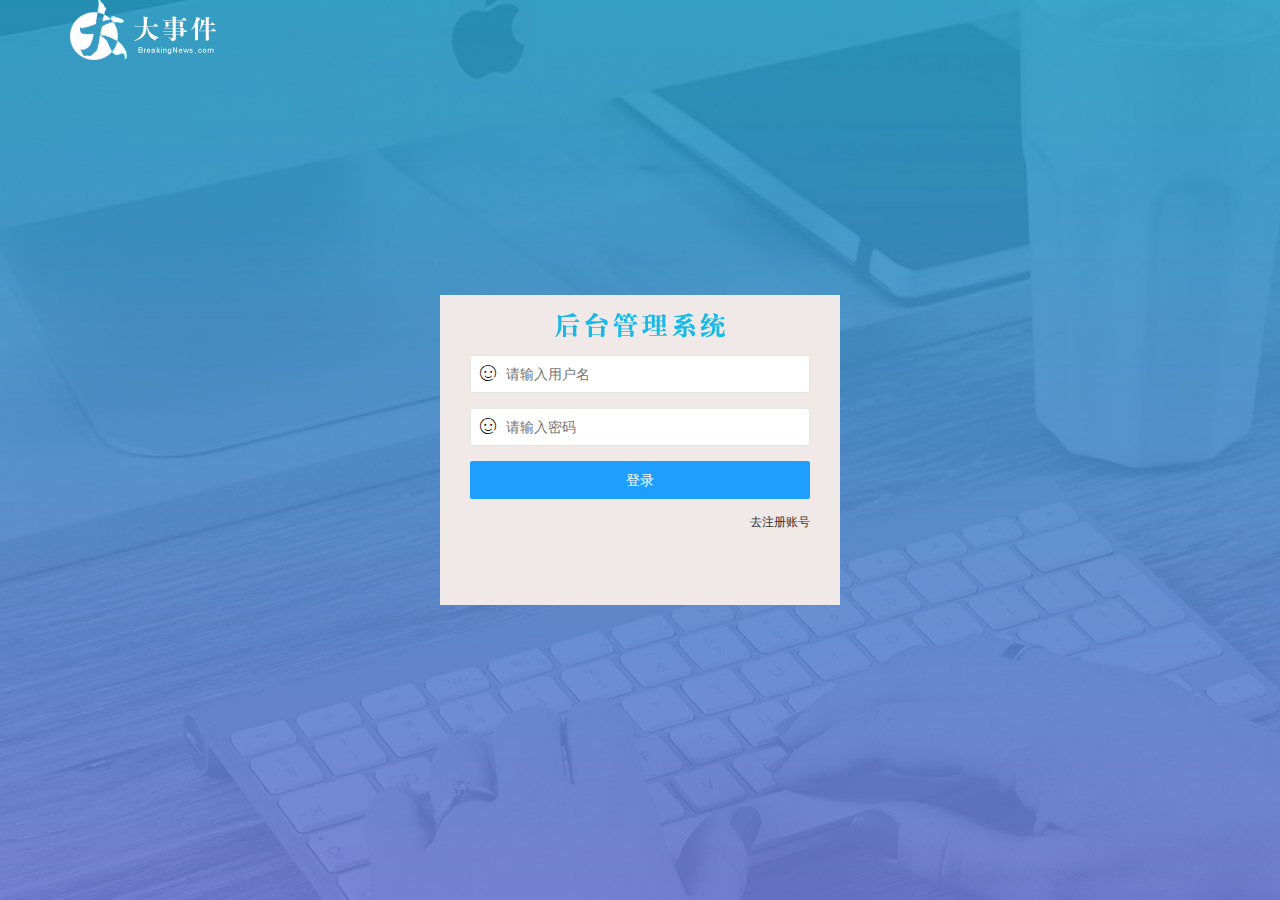
<file: day1（1-3小节）/素材/login.html>
<!DOCTYPE html>
<html lang="en">
<head>
    <meta charset="UTF-8">
    <meta http-equiv="X-UA-Compatible" content="IE=edge">
    <meta name="viewport" content="width=device-width, initial-scale=1.0">
    <title>Document</title>
    <link rel="stylesheet" href="assets/css/login.css ">
    <link rel="stylesheet" href="/day1（1-3小节）/素材/assets/lib/layui/css/layui.css">
</head>
<body>
    <div class="layui-main">
        <img src="/day1（1-3小节）/素材/assets/images/logo.png" alt="">
    </div>



    <div class="loginAndRegBox">

        <div class="title-box"></div>

        <form class="layui-form  form1" action="" id="form_login"> 

            <div class="layui-form-item">
                <i class="layui-icon layui-icon-face-smile"></i> 
                <input type="text" name="username" required  lay-verify="required" placeholder="请输入用户名" autocomplete="off" class="layui-input"  id="inputname1">

              </div>
              <div class="layui-form-item">
                <i class="layui-icon layui-icon-face-smile"></i> 
                <input type="password" name="password  " required  lay-verify="required|pwd" placeholder="请输入密码" autocomplete="off" class="layui-input" id="repass1">

              </div>
              <div class="layui-form-item">
                      
              <button class="layui-btn layui-btn-fluid  layui-btn-normal" lay-submit lay-filter="formDemo">登录</button>

              </div>
              <div class="login-box">
                <a href="javascript:;"  id="link_reg">去注册账号</a>
            </div>

        </form>
  
        <form class="layui-form  form2" action="" id="form_reg">

          <div class="layui-form-item">
              <i class="layui-icon layui-icon-face-smile"></i> 
              <input  id="inputusername" type="text" name="username" required  lay-verify="required" placeholder="请输入用户名" autocomplete="off" class="layui-input">

            </div>
            <div class="layui-form-item">
              <i class="layui-icon layui-icon-face-smile"></i> 
              <input id ='repass'  type="password" name="password  " required  lay-verify="required|pwd" placeholder="请输入密码" autocomplete="off" class="layui-input">

            </div>
            <div class="layui-form-item">
              <i class="layui-icon layui-icon-face-smile"></i> 
              <input type="password" name="repassword  " required  lay-verify="required|pwd|repwd" placeholder="请再次输入密码" autocomplete="off" class="layui-input">

            </div>
            <div class="layui-form-item">
                    
            <button class="layui-btn layui-btn-fluid  layui-btn-normal" lay-submit lay-filter="formDemo">登录</button>

            </div>
            <div class="reg-box">
              <a href="javascript:;"  id="link_login">去登录</a>
          </div>

      </form>






    </div>
            
    
    


    <script src="/day1（1-3小节）/素材/assets/lib/jquery.js"></script>
    <script src="/day1（1-3小节）/素材/assets/js/baseAPI.js"></script>
    <script src="/day1（1-3小节）/素材/assets/js/login.js"></script>
    <script src="/day1（1-3小节）/素材/assets/lib/layui/layui.all.js"></script>
</body>
</html>
</file>
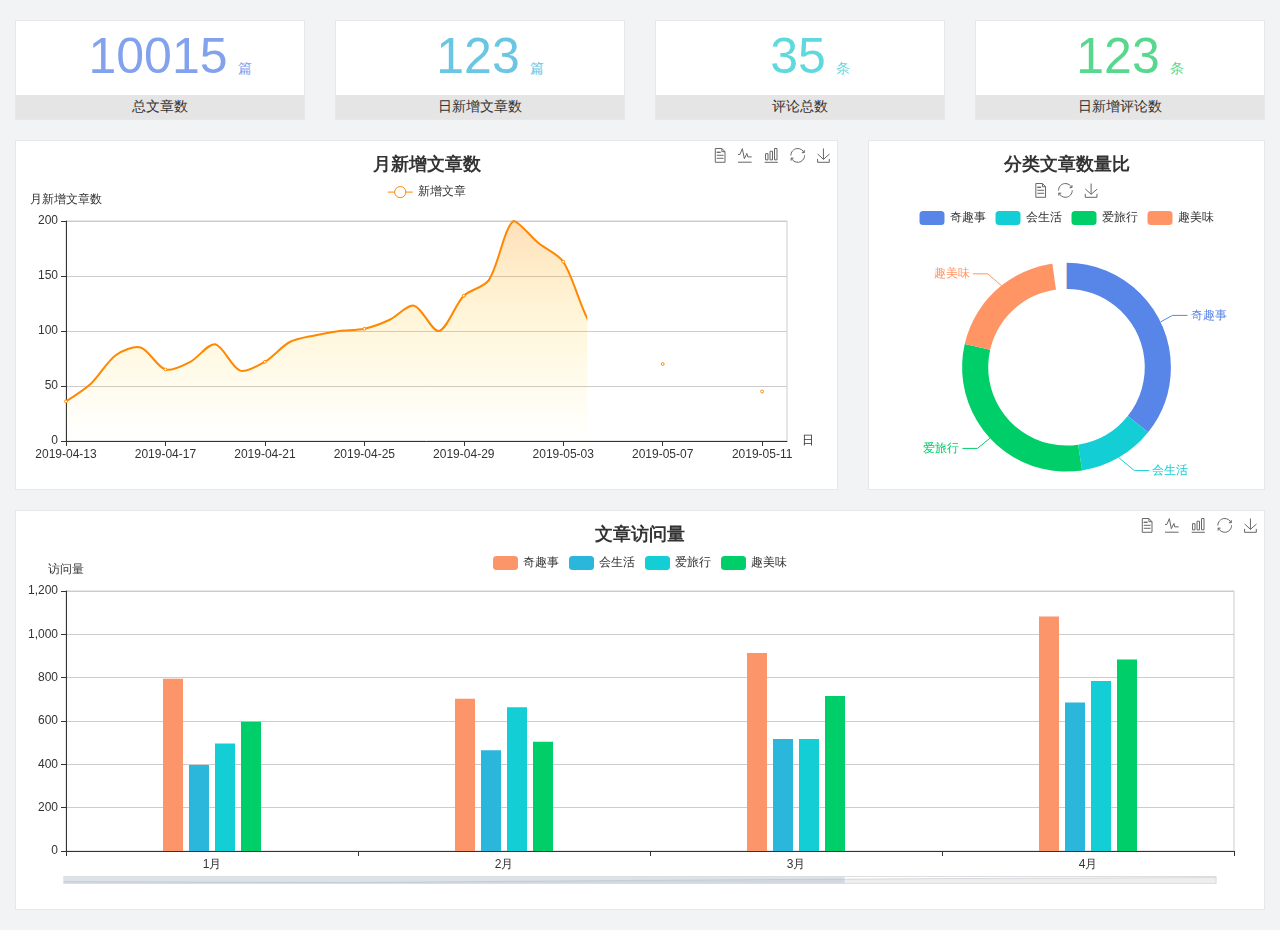
<file: day1（1-3小节）/素材/home/dashboard.html>
<!DOCTYPE html>
<html lang="en">

<head>
  <meta charset="UTF-8">
  <meta name="viewport" content="width=device-width, initial-scale=1.0">
  <meta http-equiv="X-UA-Compatible" content="ie=edge">
  <title>图表统计</title>
  <link rel="stylesheet" href="/day1（1-3小节）/素材/assets/lib/bootstrap.css" />
  <link rel="stylesheet" href="/day1（1-3小节）/素材/assets/lib/main.css" />
  <script src="/day1（1-3小节）/素材/assets/lib/jquery.js"></script>
  <script type="text/javascript" src="/day1（1-3小节）/素材/assets/lib/echarts.min.js"></script>
</head>

<body>
  <div class="container-fluid">
    <div class="row spannel_list">
      <div class="col-sm-3 col-xs-6">
        <div class="spannel">
          <em>10015</em><span>篇</span>
          <b>总文章数</b>
        </div>
      </div>
      <div class="col-sm-3 col-xs-6">
        <div class="spannel scolor01">
          <em>123</em><span>篇</span>
          <b>日新增文章数</b>
        </div>
      </div>
      <div class="col-sm-3 col-xs-6">
        <div class="spannel scolor02">
          <em>35</em><span>条</span>
          <b>评论总数</b>
        </div>
      </div>
      <div class="col-sm-3 col-xs-6">
        <div class="spannel scolor03">
          <em>123</em><span>条</span>
          <b>日新增评论数</b>
        </div>
      </div>
    </div>
  </div>

  <div class="container-fluid">
    <div class="row curve-pie">
      <div class="col-lg-8 col-md-8">
        <div class="gragh_pannel" id="curve_show"></div>
      </div>
      <div class="col-lg-4 col-md-4">
        <div class="gragh_pannel" id="pie_show"></div>
      </div>
    </div>
  </div>

  <div class="container-fluid">
    <div class="column_pannel" id="column_show"></div>
  </div>

  <script>
    var oChart = echarts.init(document.getElementById('curve_show'));
    var aList_all = [
      { 'count': 36, 'date': '2019-04-13' },
      { 'count': 52, 'date': '2019-04-14' },
      { 'count': 78, 'date': '2019-04-15' },
      { 'count': 85, 'date': '2019-04-16' },
      { 'count': 65, 'date': '2019-04-17' },
      { 'count': 72, 'date': '2019-04-18' },
      { 'count': 88, 'date': '2019-04-19' },
      { 'count': 64, 'date': '2019-04-20' },
      { 'count': 72, 'date': '2019-04-21' },
      { 'count': 90, 'date': '2019-04-22' },
      { 'count': 96, 'date': '2019-04-23' },
      { 'count': 100, 'date': '2019-04-24' },
      { 'count': 102, 'date': '2019-04-25' },
      { 'count': 110, 'date': '2019-04-26' },
      { 'count': 123, 'date': '2019-04-27' },
      { 'count': 100, 'date': '2019-04-28' },
      { 'count': 132, 'date': '2019-04-29' },
      { 'count': 146, 'date': '2019-04-30' },
      { 'count': 200, 'date': '2019-05-01' },
      { 'count': 180, 'date': '2019-05-02' },
      { 'count': 163, 'date': '2019-05-03' },
      { 'count': 110, 'date': '2019-05-04' },
      { 'count': 80, 'date': '2019-05-05' },
      { 'count': 82, 'date': '2019-05-06' },
      { 'count': 70, 'date': '2019-05-07' },
      { 'count': 65, 'date': '2019-05-08' },
      { 'count': 54, 'date': '2019-05-09' },
      { 'count': 40, 'date': '2019-05-10' },
      { 'count': 45, 'date': '2019-05-11' },
      { 'count': 38, 'date': '2019-05-12' },
    ];

    let aCount = [];
    let aDate = [];

    for (var i = 0; i < aList_all.length; i++) {
      aCount.push(aList_all[i].count);
      aDate.push(aList_all[i].date);
    }

    var chartopt = {
      title: {
        text: '月新增文章数',
        left: 'center',
        top: '10'
      },
      tooltip: {
        trigger: 'axis'
      },
      legend: {
        data: ['新增文章'],
        top: '40'
      },
      toolbox: {
        show: true,
        feature: {
          mark: { show: true },
          dataView: { show: true, readOnly: false },
          magicType: { show: true, type: ['line', 'bar'] },
          restore: { show: true },
          saveAsImage: { show: true }
        }
      },
      calculable: true,
      xAxis: [
        {
          name: '日',
          type: 'category',
          boundaryGap: false,
          data: aDate
        }
      ],
      yAxis: [
        {
          name: '月新增文章数',
          type: 'value'
        }
      ],
      series: [
        {
          name: '新增文章',
          type: 'line',
          smooth: true,
          itemStyle: { normal: { areaStyle: { type: 'default' }, color: '#f80' }, lineStyle: { color: '#f80' } },
          data: aCount
        }],
      areaStyle: {
        normal: {
          color: new echarts.graphic.LinearGradient(0, 0, 0, 1, [{
            offset: 0,
            color: 'rgba(255,136,0,0.39)'
          }, {
            offset: .34,
            color: 'rgba(255,180,0,0.25)'
          }, {
            offset: 1,
            color: 'rgba(255,222,0,0.00)'
          }])

        }
      },
      grid: {
        show: true,
        x: 50,
        x2: 50,
        y: 80,
        height: 220
      }
    };

    oChart.setOption(chartopt);


    var oPie = echarts.init(document.getElementById('pie_show'));
    var oPieopt =
    {
      title: {
        top: 10,
        text: '分类文章数量比',
        x: 'center'
      },
      tooltip: {
        trigger: 'item',
        formatter: "{a} <br/>{b} : {c} ({d}%)"
      },
      color: ['#5885e8', '#13cfd5', '#00ce68', '#ff9565'],
      legend: {
        x: 'center',
        top: 65,
        data: ['奇趣事', '会生活', '爱旅行', '趣美味']
      },
      toolbox: {
        show: true,
        x: 'center',
        top: 35,
        feature: {
          mark: { show: true },
          dataView: { show: true, readOnly: false },
          magicType: {
            show: true,
            type: ['pie', 'funnel'],
            option: {
              funnel: {
                x: '25%',
                width: '50%',
                funnelAlign: 'left',
                max: 1548
              }
            }
          },
          restore: { show: true },
          saveAsImage: { show: true }
        }
      },
      calculable: true,
      series: [
        {
          name: '访问来源',
          type: 'pie',
          radius: ['45%', '60%'],
          center: ['50%', '65%'],
          data: [
            { value: 300, name: '奇趣事' },
            { value: 100, name: '会生活' },
            { value: 260, name: '爱旅行' },
            { value: 180, name: '趣美味' }
          ]
        }
      ]
    };
    oPie.setOption(oPieopt);



    var oColumn = this.echarts.init(document.getElementById('column_show'));
    var oColumnopt =
    {
      title: {
        text: '文章访问量',
        left: 'center',
        top: '10'
      },
      tooltip: {
        trigger: 'axis'
      },
      legend: {
        data: ['奇趣事', '会生活', '爱旅行', '趣美味'],
        top: '40'
      },
      toolbox: {
        show: true,
        feature: {
          mark: { show: true },
          dataView: { show: true, readOnly: false },
          magicType: { show: true, type: ['line', 'bar'] },
          restore: { show: true },
          saveAsImage: { show: true }
        }
      },
      calculable: true,
      xAxis: [
        {
          type: 'category',
          data: ['1月', '2月', '3月', '4月', '5月']
        }
      ],
      yAxis: [
        {
          name: '访问量',
          type: 'value'
        }
      ],
      series: [
        {
          name: '奇趣事',
          type: 'bar',
          barWidth: 20,
          itemStyle: {
            normal: { areaStyle: { type: 'default' }, color: '#fd956a' }
          },
          data: [800, 708, 920, 1090, 1200]
        },
        {
          name: '会生活',
          type: 'bar',
          barWidth: 20,
          itemStyle: {
            normal: { areaStyle: { type: 'default' }, color: '#2bb6db' }
          },
          data: [400, 468, 520, 690, 800]
        },
        {
          name: '爱旅行',
          type: 'bar',
          barWidth: 20,
          itemStyle: {
            normal: { areaStyle: { type: 'default' }, color: '#13cfd5' }
          },
          data: [500, 668, 520, 790, 900]
        },
        {
          name: '趣美味',
          type: 'bar',
          barWidth: 20,
          itemStyle: {
            normal: { areaStyle: { type: 'default' }, color: '#00ce68' }
          },
          data: [600, 508, 720, 890, 1000]
        }
      ],
      grid: {
        show: true,
        x: 50,
        x2: 30,
        y: 80,
        height: 260
      },
      dataZoom: [//给x轴设置滚动条
        {
          start: 0,//默认为0
          end: 100 - 1000 / 31,//默认为100
          type: 'slider',
          show: true,
          xAxisIndex: [0],
          handleSize: 0,//滑动条的 左右2个滑动条的大小
          height: 8,//组件高度
          left: 45, //左边的距离
          right: 50,//右边的距离
          bottom: 26,//右边的距离
          handleColor: '#ddd',//h滑动图标的颜色
          handleStyle: {
            borderColor: "#cacaca",
            borderWidth: "1",
            shadowBlur: 2,
            background: "#ddd",
            shadowColor: "#ddd",
          }
        }]
    };
    oColumn.setOption(oColumnopt);
  </script>
</body>

</html>
</file>
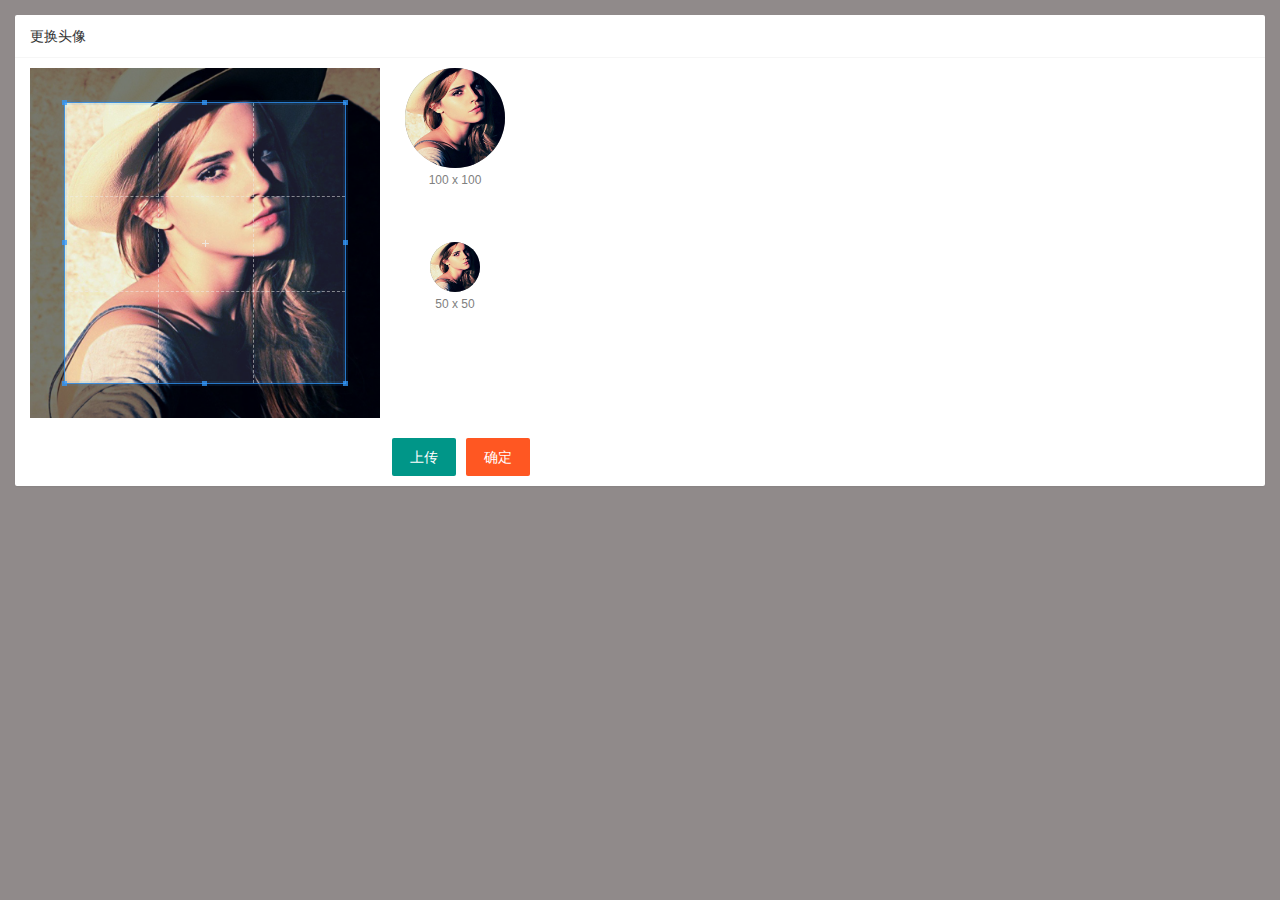
<file: day1（1-3小节）/素材/user/user.avatar.html>
<!DOCTYPE html>
<html lang="en">
<head>
    <meta charset="UTF-8">
    <meta http-equiv="X-UA-Compatible" content="IE=edge">
    <meta name="viewport" content="width=device-width, initial-scale=1.0">
    <title>Document</title>
    <link rel="stylesheet" href="/day1（1-3小节）/素材/assets/lib/layui/css/layui.css">
    <link rel="stylesheet" href="/day1（1-3小节）/素材/assets/css/user/user_avater.css">
    <link rel="stylesheet" href="/day1（1-3小节）/素材/assets/lib/cropper/cropper.css" />
</head>
<body>
    <div class="layui-card">
        <div class="layui-card-header">更换头像</div>

        <div class="layui-card-body">
            <!-- 第一行的图片裁剪和预览区域 -->
     <div class="row1">
        <!-- 图片裁剪区域 -->
        <div class="cropper-box">
          <!-- 这个 img 标签很重要，将来会把它初始化为裁剪区域 -->
          <img id="image" src="/day1（1-3小节）/素材/assets/images/sample.jpg" />
        </div>
        <!-- 图片的预览区域 -->
        <div class="preview-box">
          <div>
            <!-- 宽高为 100px 的预览区域 -->
            <div class="img-preview w100"></div>
            <p class="size">100 x 100</p>
          </div>
          <div>
            <!-- 宽高为 50px 的预览区域 -->
            <div class="img-preview w50"></div>
            <p class="size">50 x 50</p>
          </div>
        </div>
      </div>
    
      <!-- 第二行的按钮区域 -->
      <div class="row2">
          <!-- 通过accept可以允许用户选择什么类型的图片 -->
        <input type="file" id="file"  accept="image/png,image/jpeg"/>
        <button type="button" class="layui-btn"  id="btnChooseimage"  >上传</button>
        <button type="button" class="layui-btn layui-btn-danger"  id="btnUPload">确定</button>
      </div>
        </div>
      </div>
   <script src="/day1（1-3小节）/素材/assets/lib/layui/layui.all.js"></script>
   <script src="/day1（1-3小节）/素材/assets/lib/jquery.js"></script>
   <script src="/day1（1-3小节）/素材/assets/lib/cropper/Cropper.js"></script>
   <script src="/day1（1-3小节）/素材/assets/lib/cropper/jquery-cropper.js"></script>
   <script src="/day1（1-3小节）/素材/assets/js/baseAPI.js"></script>
   <script src="/day1（1-3小节）/素材/assets/js/user/user_avatar.js"></script>
   <script src="/day1（1-3小节）/素材/assets/js/index.js"></script>   
</body>
</html>
</file>
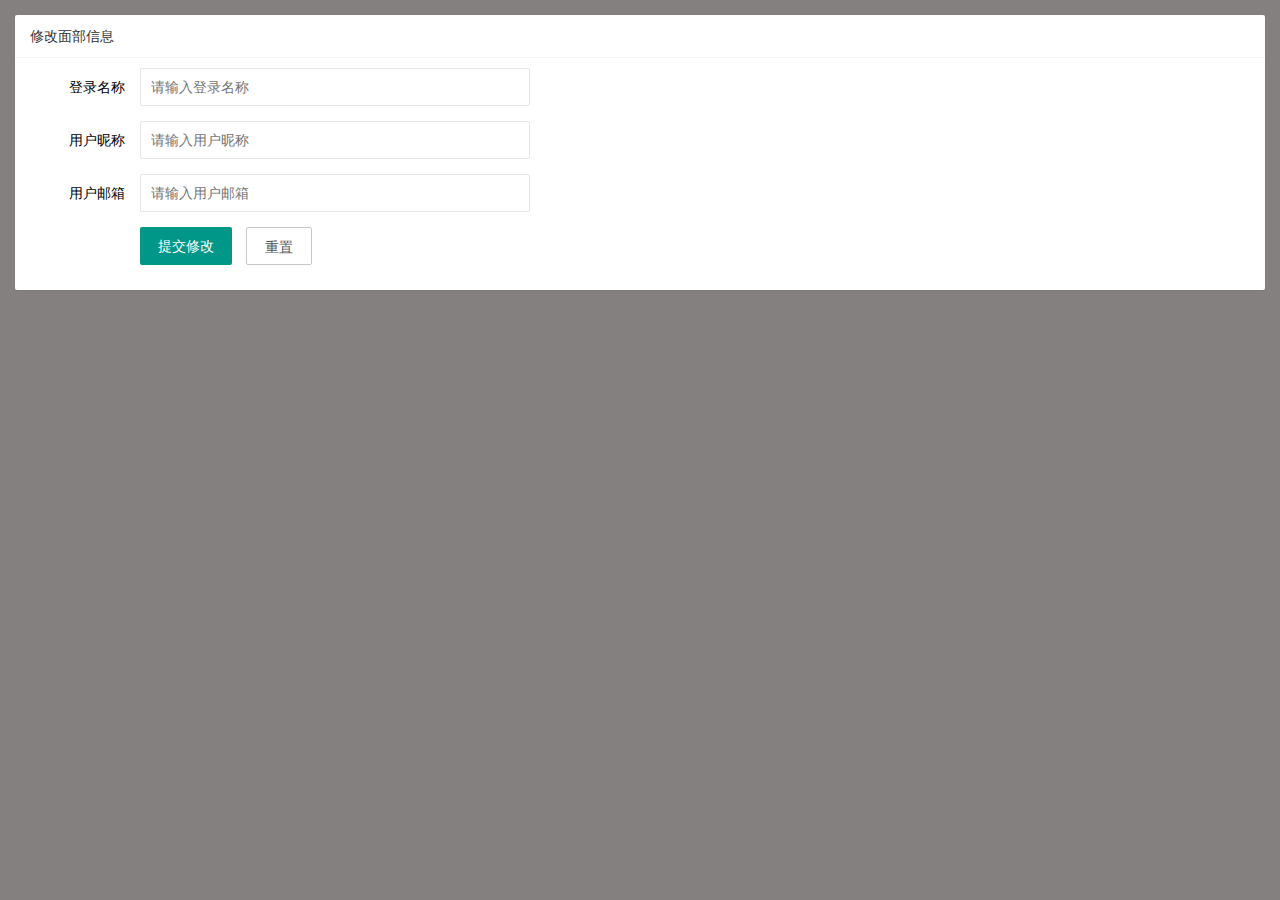
<file: day1（1-3小节）/素材/user/user_info.html>
<!DOCTYPE html>
<html lang="en">
<head>
    <meta charset="UTF-8">
    <meta http-equiv="X-UA-Compatible" content="IE=edge">
    <meta name="viewport" content="width=device-width, initial-scale=1.0">
    <title>Document</title>
    <link rel="stylesheet" href="/day1（1-3小节）/素材/assets/lib/layui/css/layui.css">
    <link rel="stylesheet" href="/day1（1-3小节）/素材/assets/css/user/user_info.css">
</head>
<body>
    <div class="layui-card">
        <div class="layui-card-header">修改面部信息</div>
        <div class="layui-card-body">
            <form class="layui-form"   lay-filter="formuserinfo"> <!-- 提示：如果你不想用form，你可以换成div等任何一个普通元素 -->
                <input type="hidden" name="id" value="">
               <div class="layui-form-item">
                  <label class="layui-form-label">登录名称</label>
                  <div class="layui-input-block">
                    <input type="text"    name="username" placeholder="请输入登录名称" autocomplete="off" class="layui-input" readonly>
                  </div>
                </div>
                <div class="layui-form-item">
                    <label class="layui-form-label">用户昵称</label>
                    <div class="layui-input-block">
                      <input type="text" name="nickname" required  lay-verify="required|nikename"  placeholder="请输入用户昵称" autocomplete="off" class="layui-input" >
                    </div>
                  </div>
                  <div class="layui-form-item">
                    <label class="layui-form-label">用户邮箱</label>
                    <div class="layui-input-block">
                      <input type="text" name="email" required  lay-verify="required|email"  placeholder="请输入用户邮箱" autocomplete="off" class="layui-input">
                    </div>
                  </div>
                  <div class="layui-form-item">
                    <div class="layui-input-block">
                      <button class="layui-btn" lay-submit lay-filter="formDemo">提交修改</button>
                      <button type="reset" class="layui-btn layui-btn-primary"  id="btnreset">重置</button>
                    </div>
                  </div>

            </form>
        </div>
      </div>
   <script src="/day1（1-3小节）/素材/assets/lib/layui/layui.all.js"></script>
   <script src="/day1（1-3小节）/素材/assets/lib/jquery.js"></script>
   <script src="/day1（1-3小节）/素材/assets/js/baseAPI.js"></script>
   <script src="/day1（1-3小节）/素材/assets/js/user/user_info.js"></script>
   <script src="/day1（1-3小节）/素材/assets/js/index.js"></script>
</body>
</html>
</file>
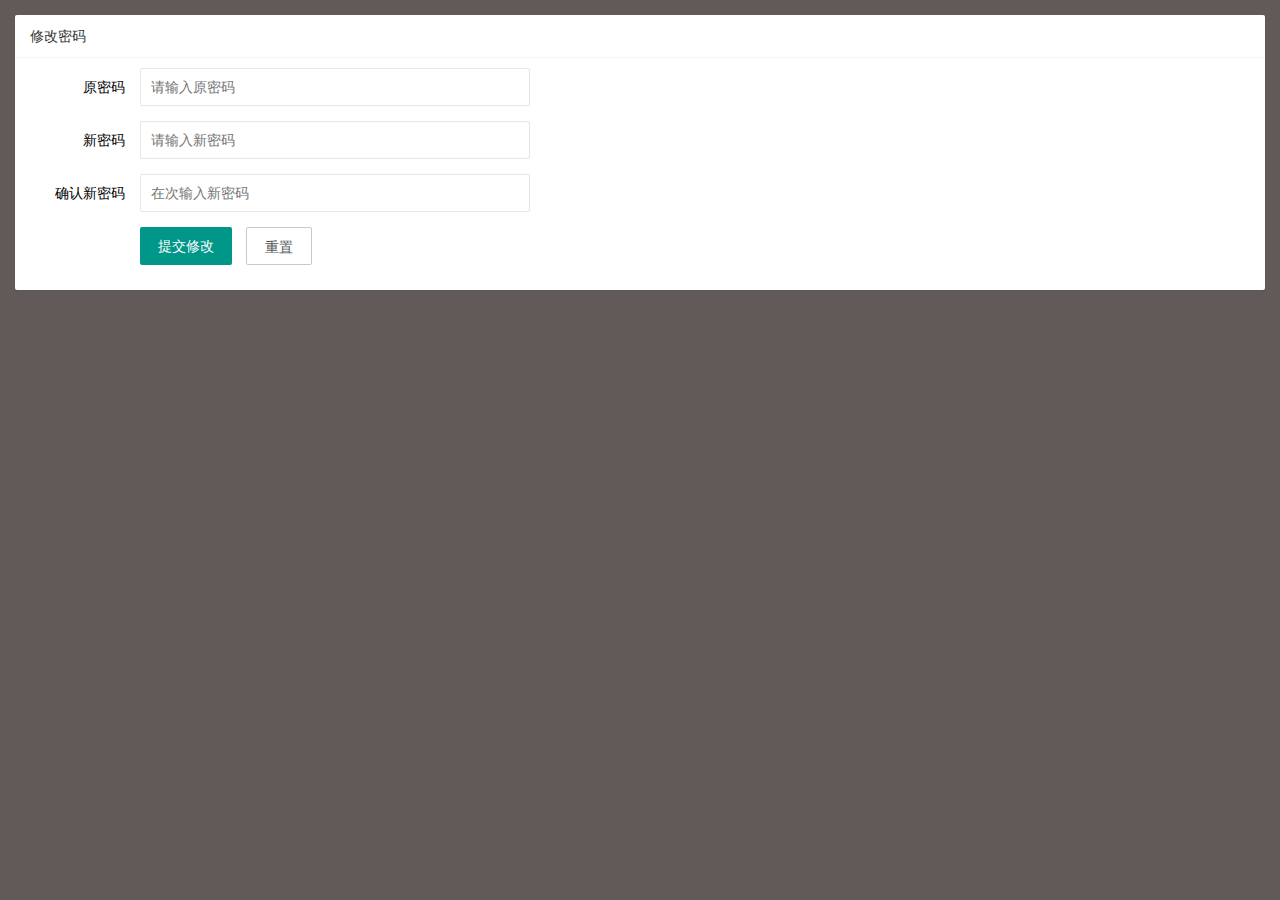
<file: day1（1-3小节）/素材/user/user_pwd.html>
<!DOCTYPE html>
<html lang="en">
<head>
    <meta charset="UTF-8">
    <meta http-equiv="X-UA-Compatible" content="IE=edge">
    <meta name="viewport" content="width=device-width, initial-scale=1.0">
    <title>Document</title>
    <link rel="stylesheet" href="/day1（1-3小节）/素材/assets/lib/layui/css/layui.css">
    <link rel="stylesheet" href="/day1（1-3小节）/素材/assets/css/user/user_pwd.css">
</head>
<body>
    <div class="layui-card">
        <div class="layui-card-header">修改密码</div>
        <div class="layui-card-body">
            <form class="layui-form"   lay-filter="formuserinfo"> <!-- 提示：如果你不想用form，你可以换成div等任何一个普通元素 -->
                <input type="hidden" name="id" value="">
               <div class="layui-form-item">
                  <label class="layui-form-label">原密码</label>
                  <div class="layui-input-block">
                    <input type="password"    name="oldPwd" required  lay-verify="required|pwd"     placeholder="请输入原密码" autocomplete="off" class="layui-input" >
                  </div>
                </div>
                <div class="layui-form-item">
                    <label class="layui-form-label">新密码</label>
                    <div class="layui-input-block">
                      <input type="password" name="newPwd" required  lay-verify="required|pwd|samepwd"  placeholder="请输入新密码" autocomplete="off" class="layui-input" >
                    </div>
                  </div>
                  <div class="layui-form-item">
                    <label class="layui-form-label">确认新密码</label>
                    <div class="layui-input-block">
                      <input type="password" name="rePwd" required  lay-verify="required|pwd|repwd"  placeholder="在次输入新密码" autocomplete="off" class="layui-input">
                    </div>
                  </div>
                  <div class="layui-form-item">
                    <div class="layui-input-block">
                      <button class="layui-btn" lay-submit lay-filter="formDemo">提交修改</button>
                      <button type="reset" class="layui-btn layui-btn-primary"  id="btnreset">重置</button>
                    </div>
                  </div>

            </form>
        </div>
      </div>
   <script src="/day1（1-3小节）/素材/assets/lib/layui/layui.all.js"></script>
   <script src="/day1（1-3小节）/素材/assets/lib/jquery.js"></script>
   <script src="/day1（1-3小节）/素材/assets/js/baseAPI.js"></script>
   <script src="/day1（1-3小节）/素材/assets/js/user/user_pwd.js"></script>
   <script src="/day1（1-3小节）/素材/assets/js/index.js"></script>
</body>
</html>
</file>
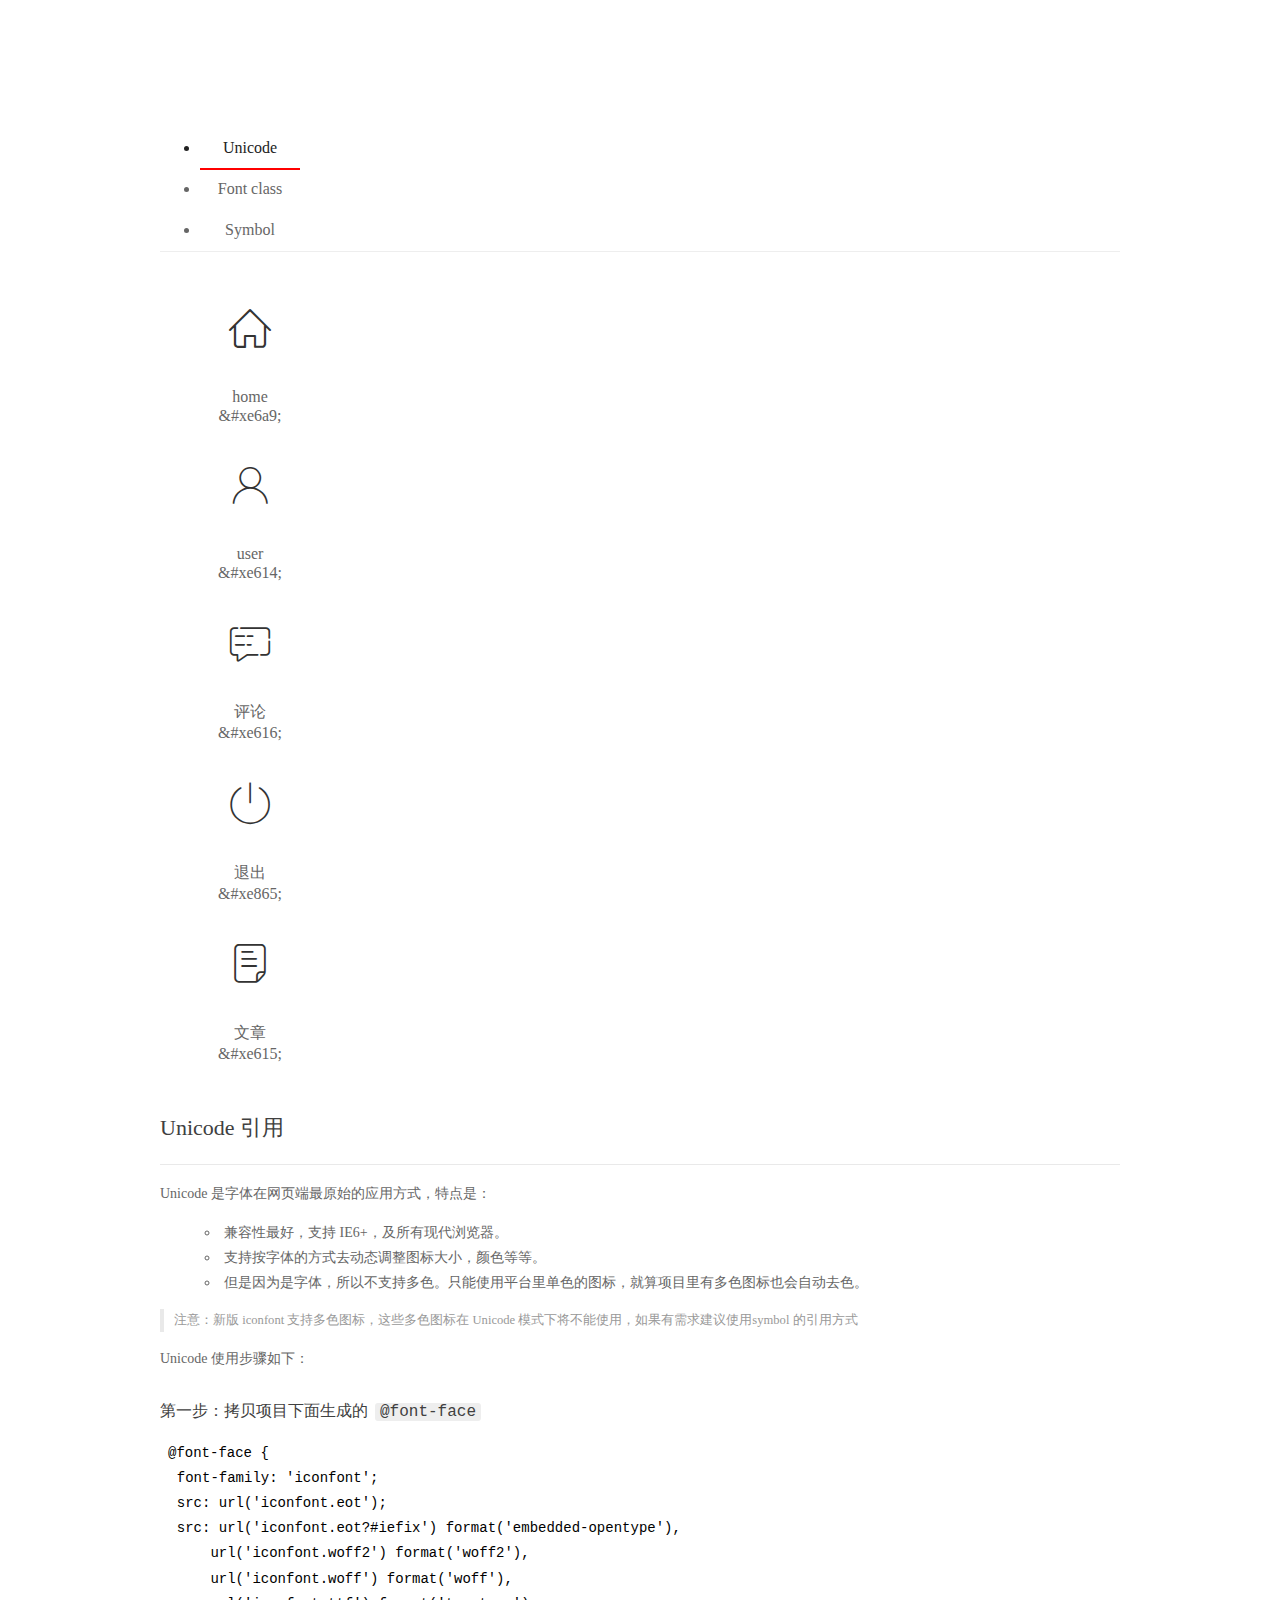
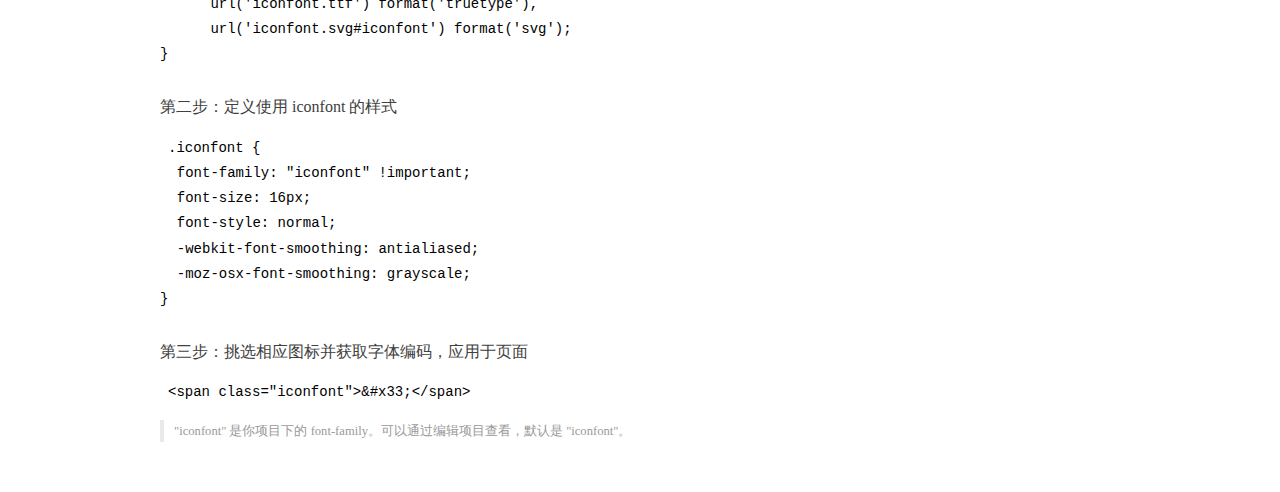
<file: day1（1-3小节）/素材/assets/fonts/demo_index.html>
<!DOCTYPE html>
<html>
<head>
  <meta charset="utf-8"/>
  <title>IconFont Demo</title>
  <link rel="shortcut icon" href="https://gtms04.alicdn.com/tps/i4/TB1_oz6GVXXXXaFXpXXJDFnIXXX-64-64.ico" type="image/x-icon"/>
  <link rel="stylesheet" href="https://g.alicdn.com/thx/cube/1.3.2/cube.min.css">
  <link rel="stylesheet" href="demo.css">
  <link rel="stylesheet" href="iconfont.css">
  <script src="iconfont.js"></script>
  <!-- jQuery -->
  <script src="https://a1.alicdn.com/oss/uploads/2018/12/26/7bfddb60-08e8-11e9-9b04-53e73bb6408b.js"></script>
  <!-- 代码高亮 -->
  <script src="https://a1.alicdn.com/oss/uploads/2018/12/26/a3f714d0-08e6-11e9-8a15-ebf944d7534c.js"></script>
</head>
<body>
  <div class="main">
    <h1 class="logo"><a href="https://www.iconfont.cn/" title="iconfont 首页" target="_blank">&#xe86b;</a></h1>
    <div class="nav-tabs">
      <ul id="tabs" class="dib-box">
        <li class="dib active"><span>Unicode</span></li>
        <li class="dib"><span>Font class</span></li>
        <li class="dib"><span>Symbol</span></li>
      </ul>
      
    </div>
    <div class="tab-container">
      <div class="content unicode" style="display: block;">
          <ul class="icon_lists dib-box">
          
            <li class="dib">
              <span class="icon iconfont">&#xe6a9;</span>
                <div class="name">home</div>
                <div class="code-name">&amp;#xe6a9;</div>
              </li>
          
            <li class="dib">
              <span class="icon iconfont">&#xe614;</span>
                <div class="name">user</div>
                <div class="code-name">&amp;#xe614;</div>
              </li>
          
            <li class="dib">
              <span class="icon iconfont">&#xe616;</span>
                <div class="name">评论</div>
                <div class="code-name">&amp;#xe616;</div>
              </li>
          
            <li class="dib">
              <span class="icon iconfont">&#xe865;</span>
                <div class="name">退出</div>
                <div class="code-name">&amp;#xe865;</div>
              </li>
          
            <li class="dib">
              <span class="icon iconfont">&#xe615;</span>
                <div class="name">文章</div>
                <div class="code-name">&amp;#xe615;</div>
              </li>
          
          </ul>
          <div class="article markdown">
          <h2 id="unicode-">Unicode 引用</h2>
          <hr>

          <p>Unicode 是字体在网页端最原始的应用方式，特点是：</p>
          <ul>
            <li>兼容性最好，支持 IE6+，及所有现代浏览器。</li>
            <li>支持按字体的方式去动态调整图标大小，颜色等等。</li>
            <li>但是因为是字体，所以不支持多色。只能使用平台里单色的图标，就算项目里有多色图标也会自动去色。</li>
          </ul>
          <blockquote>
            <p>注意：新版 iconfont 支持多色图标，这些多色图标在 Unicode 模式下将不能使用，如果有需求建议使用symbol 的引用方式</p>
          </blockquote>
          <p>Unicode 使用步骤如下：</p>
          <h3 id="-font-face">第一步：拷贝项目下面生成的 <code>@font-face</code></h3>
<pre><code class="language-css"
>@font-face {
  font-family: 'iconfont';
  src: url('iconfont.eot');
  src: url('iconfont.eot?#iefix') format('embedded-opentype'),
      url('iconfont.woff2') format('woff2'),
      url('iconfont.woff') format('woff'),
      url('iconfont.ttf') format('truetype'),
      url('iconfont.svg#iconfont') format('svg');
}
</code></pre>
          <h3 id="-iconfont-">第二步：定义使用 iconfont 的样式</h3>
<pre><code class="language-css"
>.iconfont {
  font-family: "iconfont" !important;
  font-size: 16px;
  font-style: normal;
  -webkit-font-smoothing: antialiased;
  -moz-osx-font-smoothing: grayscale;
}
</code></pre>
          <h3 id="-">第三步：挑选相应图标并获取字体编码，应用于页面</h3>
<pre>
<code class="language-html"
>&lt;span class="iconfont"&gt;&amp;#x33;&lt;/span&gt;
</code></pre>
          <blockquote>
            <p>"iconfont" 是你项目下的 font-family。可以通过编辑项目查看，默认是 "iconfont"。</p>
          </blockquote>
          </div>
      </div>
      <div class="content font-class">
        <ul class="icon_lists dib-box">
          
          <li class="dib">
            <span class="icon iconfont icon-home"></span>
            <div class="name">
              home
            </div>
            <div class="code-name">.icon-home
            </div>
          </li>
          
          <li class="dib">
            <span class="icon iconfont icon-user"></span>
            <div class="name">
              user
            </div>
            <div class="code-name">.icon-user
            </div>
          </li>
          
          <li class="dib">
            <span class="icon iconfont icon-pinglun"></span>
            <div class="name">
              评论
            </div>
            <div class="code-name">.icon-pinglun
            </div>
          </li>
          
          <li class="dib">
            <span class="icon iconfont icon-tuichu"></span>
            <div class="name">
              退出
            </div>
            <div class="code-name">.icon-tuichu
            </div>
          </li>
          
          <li class="dib">
            <span class="icon iconfont icon-16"></span>
            <div class="name">
              文章
            </div>
            <div class="code-name">.icon-16
            </div>
          </li>
          
        </ul>
        <div class="article markdown">
        <h2 id="font-class-">font-class 引用</h2>
        <hr>

        <p>font-class 是 Unicode 使用方式的一种变种，主要是解决 Unicode 书写不直观，语意不明确的问题。</p>
        <p>与 Unicode 使用方式相比，具有如下特点：</p>
        <ul>
          <li>兼容性良好，支持 IE8+，及所有现代浏览器。</li>
          <li>相比于 Unicode 语意明确，书写更直观。可以很容易分辨这个 icon 是什么。</li>
          <li>因为使用 class 来定义图标，所以当要替换图标时，只需要修改 class 里面的 Unicode 引用。</li>
          <li>不过因为本质上还是使用的字体，所以多色图标还是不支持的。</li>
        </ul>
        <p>使用步骤如下：</p>
        <h3 id="-fontclass-">第一步：引入项目下面生成的 fontclass 代码：</h3>
<pre><code class="language-html">&lt;link rel="stylesheet" href="./iconfont.css"&gt;
</code></pre>
        <h3 id="-">第二步：挑选相应图标并获取类名，应用于页面：</h3>
<pre><code class="language-html">&lt;span class="iconfont icon-xxx"&gt;&lt;/span&gt;
</code></pre>
        <blockquote>
          <p>"
            iconfont" 是你项目下的 font-family。可以通过编辑项目查看，默认是 "iconfont"。</p>
        </blockquote>
      </div>
      </div>
      <div class="content symbol">
          <ul class="icon_lists dib-box">
          
            <li class="dib">
                <svg class="icon svg-icon" aria-hidden="true">
                  <use xlink:href="#icon-home"></use>
                </svg>
                <div class="name">home</div>
                <div class="code-name">#icon-home</div>
            </li>
          
            <li class="dib">
                <svg class="icon svg-icon" aria-hidden="true">
                  <use xlink:href="#icon-user"></use>
                </svg>
                <div class="name">user</div>
                <div class="code-name">#icon-user</div>
            </li>
          
            <li class="dib">
                <svg class="icon svg-icon" aria-hidden="true">
                  <use xlink:href="#icon-pinglun"></use>
                </svg>
                <div class="name">评论</div>
                <div class="code-name">#icon-pinglun</div>
            </li>
          
            <li class="dib">
                <svg class="icon svg-icon" aria-hidden="true">
                  <use xlink:href="#icon-tuichu"></use>
                </svg>
                <div class="name">退出</div>
                <div class="code-name">#icon-tuichu</div>
            </li>
          
            <li class="dib">
                <svg class="icon svg-icon" aria-hidden="true">
                  <use xlink:href="#icon-16"></use>
                </svg>
                <div class="name">文章</div>
                <div class="code-name">#icon-16</div>
            </li>
          
          </ul>
          <div class="article markdown">
          <h2 id="symbol-">Symbol 引用</h2>
          <hr>

          <p>这是一种全新的使用方式，应该说这才是未来的主流，也是平台目前推荐的用法。相关介绍可以参考这篇<a href="">文章</a>
            这种用法其实是做了一个 SVG 的集合，与另外两种相比具有如下特点：</p>
          <ul>
            <li>支持多色图标了，不再受单色限制。</li>
            <li>通过一些技巧，支持像字体那样，通过 <code>font-size</code>, <code>color</code> 来调整样式。</li>
            <li>兼容性较差，支持 IE9+，及现代浏览器。</li>
            <li>浏览器渲染 SVG 的性能一般，还不如 png。</li>
          </ul>
          <p>使用步骤如下：</p>
          <h3 id="-symbol-">第一步：引入项目下面生成的 symbol 代码：</h3>
<pre><code class="language-html">&lt;script src="./iconfont.js"&gt;&lt;/script&gt;
</code></pre>
          <h3 id="-css-">第二步：加入通用 CSS 代码（引入一次就行）：</h3>
<pre><code class="language-html">&lt;style&gt;
.icon {
  width: 1em;
  height: 1em;
  vertical-align: -0.15em;
  fill: currentColor;
  overflow: hidden;
}
&lt;/style&gt;
</code></pre>
          <h3 id="-">第三步：挑选相应图标并获取类名，应用于页面：</h3>
<pre><code class="language-html">&lt;svg class="icon" aria-hidden="true"&gt;
  &lt;use xlink:href="#icon-xxx"&gt;&lt;/use&gt;
&lt;/svg&gt;
</code></pre>
          </div>
      </div>

    </div>
  </div>
  <script>
  $(document).ready(function () {
      $('.tab-container .content:first').show()

      $('#tabs li').click(function (e) {
        var tabContent = $('.tab-container .content')
        var index = $(this).index()

        if ($(this).hasClass('active')) {
          return
        } else {
          $('#tabs li').removeClass('active')
          $(this).addClass('active')

          tabContent.hide().eq(index).fadeIn()
        }
      })
    })
  </script>
</body>
</html>
</file>
<file: day1（1-3小节）/素材/assets/css/login.css>
html,body{
    margin: 0;
    padding: 0;
    height: 100%;
    width: 100%;
    background:url('/day1（1-3小节）/素材/assets/images/login_bg.jpg')
    no-repeat center;
    background-size: cover;    
}


.loginAndRegBox{
    height: 310px;
    width: 400px;
    background-color: rgb(241, 232, 232);
    position: absolute;
    left: 50%;
    top: 50%;
    transform: translate(-50%,-50%);
}

.title-box{
    height: 60px;
    background: url(/day1（1-3小节）/素材/assets/images/login_title.png)
    no-repeat center;

}

.reg-box{
    display: none;
}

.form2{
    display: none;
}

.layui-form{
    padding: 0 30px;
}


.login-box,.reg-box{
    display: flex;
    justify-content: flex-end;
}




.login-box a,.reg-box a{
    font-size: 12px;
}





.layui-form-item{
    position: relative;
}

.layui-input{
    
    padding-left: 35px!important;
}


      
.layui-icon{
    position: absolute;
    padding-left: 10px;
    padding-top: 10px;
}
</file>
<file: day1（1-3小节）/素材/assets/lib/layui/css/layui.css>
/** layui-v2.5.5 MIT License By https://www.layui.com */
 .layui-inline,img{display:inline-block;vertical-align:middle}h1,h2,h3,h4,h5,h6{font-weight:400}.layui-edge,.layui-header,.layui-inline,.layui-main{position:relative}.layui-body,.layui-edge,.layui-elip{overflow:hidden}.layui-btn,.layui-edge,.layui-inline,img{vertical-align:middle}.layui-btn,.layui-disabled,.layui-icon,.layui-unselect{-moz-user-select:none;-webkit-user-select:none;-ms-user-select:none}.layui-elip,.layui-form-checkbox span,.layui-form-pane .layui-form-label{text-overflow:ellipsis;white-space:nowrap}.layui-breadcrumb,.layui-tree-btnGroup{visibility:hidden}blockquote,body,button,dd,div,dl,dt,form,h1,h2,h3,h4,h5,h6,input,li,ol,p,pre,td,textarea,th,ul{margin:0;padding:0;-webkit-tap-highlight-color:rgba(0,0,0,0)}a:active,a:hover{outline:0}img{border:none}li{list-style:none}table{border-collapse:collapse;border-spacing:0}h4,h5,h6{font-size:100%}button,input,optgroup,option,select,textarea{font-family:inherit;font-size:inherit;font-style:inherit;font-weight:inherit;outline:0}pre{white-space:pre-wrap;white-space:-moz-pre-wrap;white-space:-pre-wrap;white-space:-o-pre-wrap;word-wrap:break-word}body{line-height:24px;font:14px Helvetica Neue,Helvetica,PingFang SC,Tahoma,Arial,sans-serif}hr{height:1px;margin:10px 0;border:0;clear:both}a{color:#333;text-decoration:none}a:hover{color:#777}a cite{font-style:normal;*cursor:pointer}.layui-border-box,.layui-border-box *{box-sizing:border-box}.layui-box,.layui-box *{box-sizing:content-box}.layui-clear{clear:both;*zoom:1}.layui-clear:after{content:'\20';clear:both;*zoom:1;display:block;height:0}.layui-inline{*display:inline;*zoom:1}.layui-edge{display:inline-block;width:0;height:0;border-width:6px;border-style:dashed;border-color:transparent}.layui-edge-top{top:-4px;border-bottom-color:#999;border-bottom-style:solid}.layui-edge-right{border-left-color:#999;border-left-style:solid}.layui-edge-bottom{top:2px;border-top-color:#999;border-top-style:solid}.layui-edge-left{border-right-color:#999;border-right-style:solid}.layui-disabled,.layui-disabled:hover{color:#d2d2d2!important;cursor:not-allowed!important}.layui-circle{border-radius:100%}.layui-show{display:block!important}.layui-hide{display:none!important}@font-face{font-family:layui-icon;src:url(../font/iconfont.eot?v=250);src:url(../font/iconfont.eot?v=250#iefix) format('embedded-opentype'),url(../font/iconfont.woff2?v=250) format('woff2'),url(../font/iconfont.woff?v=250) format('woff'),url(../font/iconfont.ttf?v=250) format('truetype'),url(../font/iconfont.svg?v=250#layui-icon) format('svg')}.layui-icon{font-family:layui-icon!important;font-size:16px;font-style:normal;-webkit-font-smoothing:antialiased;-moz-osx-font-smoothing:grayscale}.layui-icon-reply-fill:before{content:"\e611"}.layui-icon-set-fill:before{content:"\e614"}.layui-icon-menu-fill:before{content:"\e60f"}.layui-icon-search:before{content:"\e615"}.layui-icon-share:before{content:"\e641"}.layui-icon-set-sm:before{content:"\e620"}.layui-icon-engine:before{content:"\e628"}.layui-icon-close:before{content:"\1006"}.layui-icon-close-fill:before{content:"\1007"}.layui-icon-chart-screen:before{content:"\e629"}.layui-icon-star:before{content:"\e600"}.layui-icon-circle-dot:before{content:"\e617"}.layui-icon-chat:before{content:"\e606"}.layui-icon-release:before{content:"\e609"}.layui-icon-list:before{content:"\e60a"}.layui-icon-chart:before{content:"\e62c"}.layui-icon-ok-circle:before{content:"\1005"}.layui-icon-layim-theme:before{content:"\e61b"}.layui-icon-table:before{content:"\e62d"}.layui-icon-right:before{content:"\e602"}.layui-icon-left:before{content:"\e603"}.layui-icon-cart-simple:before{content:"\e698"}.layui-icon-face-cry:before{content:"\e69c"}.layui-icon-face-smile:before{content:"\e6af"}.layui-icon-survey:before{content:"\e6b2"}.layui-icon-tree:before{content:"\e62e"}.layui-icon-upload-circle:before{content:"\e62f"}.layui-icon-add-circle:before{content:"\e61f"}.layui-icon-download-circle:before{content:"\e601"}.layui-icon-templeate-1:before{content:"\e630"}.layui-icon-util:before{content:"\e631"}.layui-icon-face-surprised:before{content:"\e664"}.layui-icon-edit:before{content:"\e642"}.layui-icon-speaker:before{content:"\e645"}.layui-icon-down:before{content:"\e61a"}.layui-icon-file:before{content:"\e621"}.layui-icon-layouts:before{content:"\e632"}.layui-icon-rate-half:before{content:"\e6c9"}.layui-icon-add-circle-fine:before{content:"\e608"}.layui-icon-prev-circle:before{content:"\e633"}.layui-icon-read:before{content:"\e705"}.layui-icon-404:before{content:"\e61c"}.layui-icon-carousel:before{content:"\e634"}.layui-icon-help:before{content:"\e607"}.layui-icon-code-circle:before{content:"\e635"}.layui-icon-water:before{content:"\e636"}.layui-icon-username:before{content:"\e66f"}.layui-icon-find-fill:before{content:"\e670"}.layui-icon-about:before{content:"\e60b"}.layui-icon-location:before{content:"\e715"}.layui-icon-up:before{content:"\e619"}.layui-icon-pause:before{content:"\e651"}.layui-icon-date:before{content:"\e637"}.layui-icon-layim-uploadfile:before{content:"\e61d"}.layui-icon-delete:before{content:"\e640"}.layui-icon-play:before{content:"\e652"}.layui-icon-top:before{content:"\e604"}.layui-icon-friends:before{content:"\e612"}.layui-icon-refresh-3:before{content:"\e9aa"}.layui-icon-ok:before{content:"\e605"}.layui-icon-layer:before{content:"\e638"}.layui-icon-face-smile-fine:before{content:"\e60c"}.layui-icon-dollar:before{content:"\e659"}.layui-icon-group:before{content:"\e613"}.layui-icon-layim-download:before{content:"\e61e"}.layui-icon-picture-fine:before{content:"\e60d"}.layui-icon-link:before{content:"\e64c"}.layui-icon-diamond:before{content:"\e735"}.layui-icon-log:before{content:"\e60e"}.layui-icon-rate-solid:before{content:"\e67a"}.layui-icon-fonts-del:before{content:"\e64f"}.layui-icon-unlink:before{content:"\e64d"}.layui-icon-fonts-clear:before{content:"\e639"}.layui-icon-triangle-r:before{content:"\e623"}.layui-icon-circle:before{content:"\e63f"}.layui-icon-radio:before{content:"\e643"}.layui-icon-align-center:before{content:"\e647"}.layui-icon-align-right:before{content:"\e648"}.layui-icon-align-left:before{content:"\e649"}.layui-icon-loading-1:before{content:"\e63e"}.layui-icon-return:before{content:"\e65c"}.layui-icon-fonts-strong:before{content:"\e62b"}.layui-icon-upload:before{content:"\e67c"}.layui-icon-dialogue:before{content:"\e63a"}.layui-icon-video:before{content:"\e6ed"}.layui-icon-headset:before{content:"\e6fc"}.layui-icon-cellphone-fine:before{content:"\e63b"}.layui-icon-add-1:before{content:"\e654"}.layui-icon-face-smile-b:before{content:"\e650"}.layui-icon-fonts-html:before{content:"\e64b"}.layui-icon-form:before{content:"\e63c"}.layui-icon-cart:before{content:"\e657"}.layui-icon-camera-fill:before{content:"\e65d"}.layui-icon-tabs:before{content:"\e62a"}.layui-icon-fonts-code:before{content:"\e64e"}.layui-icon-fire:before{content:"\e756"}.layui-icon-set:before{content:"\e716"}.layui-icon-fonts-u:before{content:"\e646"}.layui-icon-triangle-d:before{content:"\e625"}.layui-icon-tips:before{content:"\e702"}.layui-icon-picture:before{content:"\e64a"}.layui-icon-more-vertical:before{content:"\e671"}.layui-icon-flag:before{content:"\e66c"}.layui-icon-loading:before{content:"\e63d"}.layui-icon-fonts-i:before{content:"\e644"}.layui-icon-refresh-1:before{content:"\e666"}.layui-icon-rmb:before{content:"\e65e"}.layui-icon-home:before{content:"\e68e"}.layui-icon-user:before{content:"\e770"}.layui-icon-notice:before{content:"\e667"}.layui-icon-login-weibo:before{content:"\e675"}.layui-icon-voice:before{content:"\e688"}.layui-icon-upload-drag:before{content:"\e681"}.layui-icon-login-qq:before{content:"\e676"}.layui-icon-snowflake:before{content:"\e6b1"}.layui-icon-file-b:before{content:"\e655"}.layui-icon-template:before{content:"\e663"}.layui-icon-auz:before{content:"\e672"}.layui-icon-console:before{content:"\e665"}.layui-icon-app:before{content:"\e653"}.layui-icon-prev:before{content:"\e65a"}.layui-icon-website:before{content:"\e7ae"}.layui-icon-next:before{content:"\e65b"}.layui-icon-component:before{content:"\e857"}.layui-icon-more:before{content:"\e65f"}.layui-icon-login-wechat:before{content:"\e677"}.layui-icon-shrink-right:before{content:"\e668"}.layui-icon-spread-left:before{content:"\e66b"}.layui-icon-camera:before{content:"\e660"}.layui-icon-note:before{content:"\e66e"}.layui-icon-refresh:before{content:"\e669"}.layui-icon-female:before{content:"\e661"}.layui-icon-male:before{content:"\e662"}.layui-icon-password:before{content:"\e673"}.layui-icon-senior:before{content:"\e674"}.layui-icon-theme:before{content:"\e66a"}.layui-icon-tread:before{content:"\e6c5"}.layui-icon-praise:before{content:"\e6c6"}.layui-icon-star-fill:before{content:"\e658"}.layui-icon-rate:before{content:"\e67b"}.layui-icon-template-1:before{content:"\e656"}.layui-icon-vercode:before{content:"\e679"}.layui-icon-cellphone:before{content:"\e678"}.layui-icon-screen-full:before{content:"\e622"}.layui-icon-screen-restore:before{content:"\e758"}.layui-icon-cols:before{content:"\e610"}.layui-icon-export:before{content:"\e67d"}.layui-icon-print:before{content:"\e66d"}.layui-icon-slider:before{content:"\e714"}.layui-icon-addition:before{content:"\e624"}.layui-icon-subtraction:before{content:"\e67e"}.layui-icon-service:before{content:"\e626"}.layui-icon-transfer:before{content:"\e691"}.layui-main{width:1140px;margin:0 auto}.layui-header{z-index:1000;height:60px}.layui-header a:hover{transition:all .5s;-webkit-transition:all .5s}.layui-side{position:fixed;left:0;top:0;bottom:0;z-index:999;width:200px;overflow-x:hidden}.layui-side-scroll{position:relative;width:220px;height:100%;overflow-x:hidden}.layui-body{position:absolute;left:200px;right:0;top:0;bottom:0;z-index:998;width:auto;overflow-y:auto;box-sizing:border-box}.layui-layout-body{overflow:hidden}.layui-layout-admin .layui-header{background-color:#23262E}.layui-layout-admin .layui-side{top:60px;width:200px;overflow-x:hidden}.layui-layout-admin .layui-body{position:fixed;top:60px;bottom:44px}.layui-layout-admin .layui-main{width:auto;margin:0 15px}.layui-layout-admin .layui-footer{position:fixed;left:200px;right:0;bottom:0;height:44px;line-height:44px;padding:0 15px;background-color:#eee}.layui-layout-admin .layui-logo{position:absolute;left:0;top:0;width:200px;height:100%;line-height:60px;text-align:center;color:#009688;font-size:16px}.layui-layout-admin .layui-header .layui-nav{background:0 0}.layui-layout-left{position:absolute!important;left:200px;top:0}.layui-layout-right{position:absolute!important;right:0;top:0}.layui-container{position:relative;margin:0 auto;padding:0 15px;box-sizing:border-box}.layui-fluid{position:relative;margin:0 auto;padding:0 15px}.layui-row:after,.layui-row:before{content:'';display:block;clear:both}.layui-col-lg1,.layui-col-lg10,.layui-col-lg11,.layui-col-lg12,.layui-col-lg2,.layui-col-lg3,.layui-col-lg4,.layui-col-lg5,.layui-col-lg6,.layui-col-lg7,.layui-col-lg8,.layui-col-lg9,.layui-col-md1,.layui-col-md10,.layui-col-md11,.layui-col-md12,.layui-col-md2,.layui-col-md3,.layui-col-md4,.layui-col-md5,.layui-col-md6,.layui-col-md7,.layui-col-md8,.layui-col-md9,.layui-col-sm1,.layui-col-sm10,.layui-col-sm11,.layui-col-sm12,.layui-col-sm2,.layui-col-sm3,.layui-col-sm4,.layui-col-sm5,.layui-col-sm6,.layui-col-sm7,.layui-col-sm8,.layui-col-sm9,.layui-col-xs1,.layui-col-xs10,.layui-col-xs11,.layui-col-xs12,.layui-col-xs2,.layui-col-xs3,.layui-col-xs4,.layui-col-xs5,.layui-col-xs6,.layui-col-xs7,.layui-col-xs8,.layui-col-xs9{position:relative;display:block;box-sizing:border-box}.layui-col-xs1,.layui-col-xs10,.layui-col-xs11,.layui-col-xs12,.layui-col-xs2,.layui-col-xs3,.layui-col-xs4,.layui-col-xs5,.layui-col-xs6,.layui-col-xs7,.layui-col-xs8,.layui-col-xs9{float:left}.layui-col-xs1{width:8.33333333%}.layui-col-xs2{width:16.66666667%}.layui-col-xs3{width:25%}.layui-col-xs4{width:33.33333333%}.layui-col-xs5{width:41.66666667%}.layui-col-xs6{width:50%}.layui-col-xs7{width:58.33333333%}.layui-col-xs8{width:66.66666667%}.layui-col-xs9{width:75%}.layui-col-xs10{width:83.33333333%}.layui-col-xs11{width:91.66666667%}.layui-col-xs12{width:100%}.layui-col-xs-offset1{margin-left:8.33333333%}.layui-col-xs-offset2{margin-left:16.66666667%}.layui-col-xs-offset3{margin-left:25%}.layui-col-xs-offset4{margin-left:33.33333333%}.layui-col-xs-offset5{margin-left:41.66666667%}.layui-col-xs-offset6{margin-left:50%}.layui-col-xs-offset7{margin-left:58.33333333%}.layui-col-xs-offset8{margin-left:66.66666667%}.layui-col-xs-offset9{margin-left:75%}.layui-col-xs-offset10{margin-left:83.33333333%}.layui-col-xs-offset11{margin-left:91.66666667%}.layui-col-xs-offset12{margin-left:100%}@media screen and (max-width:768px){.layui-hide-xs{display:none!important}.layui-show-xs-block{display:block!important}.layui-show-xs-inline{display:inline!important}.layui-show-xs-inline-block{display:inline-block!important}}@media screen and (min-width:768px){.layui-container{width:750px}.layui-hide-sm{display:none!important}.layui-show-sm-block{display:block!important}.layui-show-sm-inline{display:inline!important}.layui-show-sm-inline-block{display:inline-block!important}.layui-col-sm1,.layui-col-sm10,.layui-col-sm11,.layui-col-sm12,.layui-col-sm2,.layui-col-sm3,.layui-col-sm4,.layui-col-sm5,.layui-col-sm6,.layui-col-sm7,.layui-col-sm8,.layui-col-sm9{float:left}.layui-col-sm1{width:8.33333333%}.layui-col-sm2{width:16.66666667%}.layui-col-sm3{width:25%}.layui-col-sm4{width:33.33333333%}.layui-col-sm5{width:41.66666667%}.layui-col-sm6{width:50%}.layui-col-sm7{width:58.33333333%}.layui-col-sm8{width:66.66666667%}.layui-col-sm9{width:75%}.layui-col-sm10{width:83.33333333%}.layui-col-sm11{width:91.66666667%}.layui-col-sm12{width:100%}.layui-col-sm-offset1{margin-left:8.33333333%}.layui-col-sm-offset2{margin-left:16.66666667%}.layui-col-sm-offset3{margin-left:25%}.layui-col-sm-offset4{margin-left:33.33333333%}.layui-col-sm-offset5{margin-left:41.66666667%}.layui-col-sm-offset6{margin-left:50%}.layui-col-sm-offset7{margin-left:58.33333333%}.layui-col-sm-offset8{margin-left:66.66666667%}.layui-col-sm-offset9{margin-left:75%}.layui-col-sm-offset10{margin-left:83.33333333%}.layui-col-sm-offset11{margin-left:91.66666667%}.layui-col-sm-offset12{margin-left:100%}}@media screen and (min-width:992px){.layui-container{width:970px}.layui-hide-md{display:none!important}.layui-show-md-block{display:block!important}.layui-show-md-inline{display:inline!important}.layui-show-md-inline-block{display:inline-block!important}.layui-col-md1,.layui-col-md10,.layui-col-md11,.layui-col-md12,.layui-col-md2,.layui-col-md3,.layui-col-md4,.layui-col-md5,.layui-col-md6,.layui-col-md7,.layui-col-md8,.layui-col-md9{float:left}.layui-col-md1{width:8.33333333%}.layui-col-md2{width:16.66666667%}.layui-col-md3{width:25%}.layui-col-md4{width:33.33333333%}.layui-col-md5{width:41.66666667%}.layui-col-md6{width:50%}.layui-col-md7{width:58.33333333%}.layui-col-md8{width:66.66666667%}.layui-col-md9{width:75%}.layui-col-md10{width:83.33333333%}.layui-col-md11{width:91.66666667%}.layui-col-md12{width:100%}.layui-col-md-offset1{margin-left:8.33333333%}.layui-col-md-offset2{margin-left:16.66666667%}.layui-col-md-offset3{margin-left:25%}.layui-col-md-offset4{margin-left:33.33333333%}.layui-col-md-offset5{margin-left:41.66666667%}.layui-col-md-offset6{margin-left:50%}.layui-col-md-offset7{margin-left:58.33333333%}.layui-col-md-offset8{margin-left:66.66666667%}.layui-col-md-offset9{margin-left:75%}.layui-col-md-offset10{margin-left:83.33333333%}.layui-col-md-offset11{margin-left:91.66666667%}.layui-col-md-offset12{margin-left:100%}}@media screen and (min-width:1200px){.layui-container{width:1170px}.layui-hide-lg{display:none!important}.layui-show-lg-block{display:block!important}.layui-show-lg-inline{display:inline!important}.layui-show-lg-inline-block{display:inline-block!important}.layui-col-lg1,.layui-col-lg10,.layui-col-lg11,.layui-col-lg12,.layui-col-lg2,.layui-col-lg3,.layui-col-lg4,.layui-col-lg5,.layui-col-lg6,.layui-col-lg7,.layui-col-lg8,.layui-col-lg9{float:left}.layui-col-lg1{width:8.33333333%}.layui-col-lg2{width:16.66666667%}.layui-col-lg3{width:25%}.layui-col-lg4{width:33.33333333%}.layui-col-lg5{width:41.66666667%}.layui-col-lg6{width:50%}.layui-col-lg7{width:58.33333333%}.layui-col-lg8{width:66.66666667%}.layui-col-lg9{width:75%}.layui-col-lg10{width:83.33333333%}.layui-col-lg11{width:91.66666667%}.layui-col-lg12{width:100%}.layui-col-lg-offset1{margin-left:8.33333333%}.layui-col-lg-offset2{margin-left:16.66666667%}.layui-col-lg-offset3{margin-left:25%}.layui-col-lg-offset4{margin-left:33.33333333%}.layui-col-lg-offset5{margin-left:41.66666667%}.layui-col-lg-offset6{margin-left:50%}.layui-col-lg-offset7{margin-left:58.33333333%}.layui-col-lg-offset8{margin-left:66.66666667%}.layui-col-lg-offset9{margin-left:75%}.layui-col-lg-offset10{margin-left:83.33333333%}.layui-col-lg-offset11{margin-left:91.66666667%}.layui-col-lg-offset12{margin-left:100%}}.layui-col-space1{margin:-.5px}.layui-col-space1>*{padding:.5px}.layui-col-space3{margin:-1.5px}.layui-col-space3>*{padding:1.5px}.layui-col-space5{margin:-2.5px}.layui-col-space5>*{padding:2.5px}.layui-col-space8{margin:-3.5px}.layui-col-space8>*{padding:3.5px}.layui-col-space10{margin:-5px}.layui-col-space10>*{padding:5px}.layui-col-space12{margin:-6px}.layui-col-space12>*{padding:6px}.layui-col-space15{margin:-7.5px}.layui-col-space15>*{padding:7.5px}.layui-col-space18{margin:-9px}.layui-col-space18>*{padding:9px}.layui-col-space20{margin:-10px}.layui-col-space20>*{padding:10px}.layui-col-space22{margin:-11px}.layui-col-space22>*{padding:11px}.layui-col-space25{margin:-12.5px}.layui-col-space25>*{padding:12.5px}.layui-col-space30{margin:-15px}.layui-col-space30>*{padding:15px}.layui-btn,.layui-input,.layui-select,.layui-textarea,.layui-upload-button{outline:0;-webkit-appearance:none;transition:all .3s;-webkit-transition:all .3s;box-sizing:border-box}.layui-elem-quote{margin-bottom:10px;padding:15px;line-height:22px;border-left:5px solid #009688;border-radius:0 2px 2px 0;background-color:#f2f2f2}.layui-quote-nm{border-style:solid;border-width:1px 1px 1px 5px;background:0 0}.layui-elem-field{margin-bottom:10px;padding:0;border-width:1px;border-style:solid}.layui-elem-field legend{margin-left:20px;padding:0 10px;font-size:20px;font-weight:300}.layui-field-title{margin:10px 0 20px;border-width:1px 0 0}.layui-field-box{padding:10px 15px}.layui-field-title .layui-field-box{padding:10px 0}.layui-progress{position:relative;height:6px;border-radius:20px;background-color:#e2e2e2}.layui-progress-bar{position:absolute;left:0;top:0;width:0;max-width:100%;height:6px;border-radius:20px;text-align:right;background-color:#5FB878;transition:all .3s;-webkit-transition:all .3s}.layui-progress-big,.layui-progress-big .layui-progress-bar{height:18px;line-height:18px}.layui-progress-text{position:relative;top:-20px;line-height:18px;font-size:12px;color:#666}.layui-progress-big .layui-progress-text{position:static;padding:0 10px;color:#fff}.layui-collapse{border-width:1px;border-style:solid;border-radius:2px}.layui-colla-content,.layui-colla-item{border-top-width:1px;border-top-style:solid}.layui-colla-item:first-child{border-top:none}.layui-colla-title{position:relative;height:42px;line-height:42px;padding:0 15px 0 35px;color:#333;background-color:#f2f2f2;cursor:pointer;font-size:14px;overflow:hidden}.layui-colla-content{display:none;padding:10px 15px;line-height:22px;color:#666}.layui-colla-icon{position:absolute;left:15px;top:0;font-size:14px}.layui-card{margin-bottom:15px;border-radius:2px;background-color:#fff;box-shadow:0 1px 2px 0 rgba(0,0,0,.05)}.layui-card:last-child{margin-bottom:0}.layui-card-header{position:relative;height:42px;line-height:42px;padding:0 15px;border-bottom:1px solid #f6f6f6;color:#333;border-radius:2px 2px 0 0;font-size:14px}.layui-bg-black,.layui-bg-blue,.layui-bg-cyan,.layui-bg-green,.layui-bg-orange,.layui-bg-red{color:#fff!important}.layui-card-body{position:relative;padding:10px 15px;line-height:24px}.layui-card-body[pad15]{padding:15px}.layui-card-body[pad20]{padding:20px}.layui-card-body .layui-table{margin:5px 0}.layui-card .layui-tab{margin:0}.layui-panel-window{position:relative;padding:15px;border-radius:0;border-top:5px solid #E6E6E6;background-color:#fff}.layui-auxiliar-moving{position:fixed;left:0;right:0;top:0;bottom:0;width:100%;height:100%;background:0 0;z-index:9999999999}.layui-form-label,.layui-form-mid,.layui-form-select,.layui-input-block,.layui-input-inline,.layui-textarea{position:relative}.layui-bg-red{background-color:#FF5722!important}.layui-bg-orange{background-color:#FFB800!important}.layui-bg-green{background-color:#009688!important}.layui-bg-cyan{background-color:#2F4056!important}.layui-bg-blue{background-color:#1E9FFF!important}.layui-bg-black{background-color:#393D49!important}.layui-bg-gray{background-color:#eee!important;color:#666!important}.layui-badge-rim,.layui-colla-content,.layui-colla-item,.layui-collapse,.layui-elem-field,.layui-form-pane .layui-form-item[pane],.layui-form-pane .layui-form-label,.layui-input,.layui-layedit,.layui-layedit-tool,.layui-quote-nm,.layui-select,.layui-tab-bar,.layui-tab-card,.layui-tab-title,.layui-tab-title .layui-this:after,.layui-textarea{border-color:#e6e6e6}.layui-timeline-item:before,hr{background-color:#e6e6e6}.layui-text{line-height:22px;font-size:14px;color:#666}.layui-text h1,.layui-text h2,.layui-text h3{font-weight:500;color:#333}.layui-text h1{font-size:30px}.layui-text h2{font-size:24px}.layui-text h3{font-size:18px}.layui-text a:not(.layui-btn){color:#01AAED}.layui-text a:not(.layui-btn):hover{text-decoration:underline}.layui-text ul{padding:5px 0 5px 15px}.layui-text ul li{margin-top:5px;list-style-type:disc}.layui-text em,.layui-word-aux{color:#999!important;padding:0 5px!important}.layui-btn{display:inline-block;height:38px;line-height:38px;padding:0 18px;background-color:#009688;color:#fff;white-space:nowrap;text-align:center;font-size:14px;border:none;border-radius:2px;cursor:pointer}.layui-btn:hover{opacity:.8;filter:alpha(opacity=80);color:#fff}.layui-btn:active{opacity:1;filter:alpha(opacity=100)}.layui-btn+.layui-btn{margin-left:10px}.layui-btn-container{font-size:0}.layui-btn-container .layui-btn{margin-right:10px;margin-bottom:10px}.layui-btn-container .layui-btn+.layui-btn{margin-left:0}.layui-table .layui-btn-container .layui-btn{margin-bottom:9px}.layui-btn-radius{border-radius:100px}.layui-btn .layui-icon{margin-right:3px;font-size:18px;vertical-align:bottom;vertical-align:middle\9}.layui-btn-primary{border:1px solid #C9C9C9;background-color:#fff;color:#555}.layui-btn-primary:hover{border-color:#009688;color:#333}.layui-btn-normal{background-color:#1E9FFF}.layui-btn-warm{background-color:#FFB800}.layui-btn-danger{background-color:#FF5722}.layui-btn-checked{background-color:#5FB878}.layui-btn-disabled,.layui-btn-disabled:active,.layui-btn-disabled:hover{border:1px solid #e6e6e6;background-color:#FBFBFB;color:#C9C9C9;cursor:not-allowed;opacity:1}.layui-btn-lg{height:44px;line-height:44px;padding:0 25px;font-size:16px}.layui-btn-sm{height:30px;line-height:30px;padding:0 10px;font-size:12px}.layui-btn-sm i{font-size:16px!important}.layui-btn-xs{height:22px;line-height:22px;padding:0 5px;font-size:12px}.layui-btn-xs i{font-size:14px!important}.layui-btn-group{display:inline-block;vertical-align:middle;font-size:0}.layui-btn-group .layui-btn{margin-left:0!important;margin-right:0!important;border-left:1px solid rgba(255,255,255,.5);border-radius:0}.layui-btn-group .layui-btn-primary{border-left:none}.layui-btn-group .layui-btn-primary:hover{border-color:#C9C9C9;color:#009688}.layui-btn-group .layui-btn:first-child{border-left:none;border-radius:2px 0 0 2px}.layui-btn-group .layui-btn-primary:first-child{border-left:1px solid #c9c9c9}.layui-btn-group .layui-btn:last-child{border-radius:0 2px 2px 0}.layui-btn-group .layui-btn+.layui-btn{margin-left:0}.layui-btn-group+.layui-btn-group{margin-left:10px}.layui-btn-fluid{width:100%}.layui-input,.layui-select,.layui-textarea{height:38px;line-height:1.3;line-height:38px\9;border-width:1px;border-style:solid;background-color:#fff;border-radius:2px}.layui-input::-webkit-input-placeholder,.layui-select::-webkit-input-placeholder,.layui-textarea::-webkit-input-placeholder{line-height:1.3}.layui-input,.layui-textarea{display:block;width:100%;padding-left:10px}.layui-input:hover,.layui-textarea:hover{border-color:#D2D2D2!important}.layui-input:focus,.layui-textarea:focus{border-color:#C9C9C9!important}.layui-textarea{min-height:100px;height:auto;line-height:20px;padding:6px 10px;resize:vertical}.layui-select{padding:0 10px}.layui-form input[type=checkbox],.layui-form input[type=radio],.layui-form select{display:none}.layui-form [lay-ignore]{display:initial}.layui-form-item{margin-bottom:15px;clear:both;*zoom:1}.layui-form-item:after{content:'\20';clear:both;*zoom:1;display:block;height:0}.layui-form-label{float:left;display:block;padding:9px 15px;width:80px;font-weight:400;line-height:20px;text-align:right}.layui-form-label-col{display:block;float:none;padding:9px 0;line-height:20px;text-align:left}.layui-form-item .layui-inline{margin-bottom:5px;margin-right:10px}.layui-input-block{margin-left:110px;min-height:36px}.layui-input-inline{display:inline-block;vertical-align:middle}.layui-form-item .layui-input-inline{float:left;width:190px;margin-right:10px}.layui-form-text .layui-input-inline{width:auto}.layui-form-mid{float:left;display:block;padding:9px 0!important;line-height:20px;margin-right:10px}.layui-form-danger+.layui-form-select .layui-input,.layui-form-danger:focus{border-color:#FF5722!important}.layui-form-select .layui-input{padding-right:30px;cursor:pointer}.layui-form-select .layui-edge{position:absolute;right:10px;top:50%;margin-top:-3px;cursor:pointer;border-width:6px;border-top-color:#c2c2c2;border-top-style:solid;transition:all .3s;-webkit-transition:all .3s}.layui-form-select dl{display:none;position:absolute;left:0;top:42px;padding:5px 0;z-index:899;min-width:100%;border:1px solid #d2d2d2;max-height:300px;overflow-y:auto;background-color:#fff;border-radius:2px;box-shadow:0 2px 4px rgba(0,0,0,.12);box-sizing:border-box}.layui-form-select dl dd,.layui-form-select dl dt{padding:0 10px;line-height:36px;white-space:nowrap;overflow:hidden;text-overflow:ellipsis}.layui-form-select dl dt{font-size:12px;color:#999}.layui-form-select dl dd{cursor:pointer}.layui-form-select dl dd:hover{background-color:#f2f2f2;-webkit-transition:.5s all;transition:.5s all}.layui-form-select .layui-select-group dd{padding-left:20px}.layui-form-select dl dd.layui-select-tips{padding-left:10px!important;color:#999}.layui-form-select dl dd.layui-this{background-color:#5FB878;color:#fff}.layui-form-checkbox,.layui-form-select dl dd.layui-disabled{background-color:#fff}.layui-form-selected dl{display:block}.layui-form-checkbox,.layui-form-checkbox *,.layui-form-switch{display:inline-block;vertical-align:middle}.layui-form-selected .layui-edge{margin-top:-9px;-webkit-transform:rotate(180deg);transform:rotate(180deg);margin-top:-3px\9}:root .layui-form-selected .layui-edge{margin-top:-9px\0/IE9}.layui-form-selectup dl{top:auto;bottom:42px}.layui-select-none{margin:5px 0;text-align:center;color:#999}.layui-select-disabled .layui-disabled{border-color:#eee!important}.layui-select-disabled .layui-edge{border-top-color:#d2d2d2}.layui-form-checkbox{position:relative;height:30px;line-height:30px;margin-right:10px;padding-right:30px;cursor:pointer;font-size:0;-webkit-transition:.1s linear;transition:.1s linear;box-sizing:border-box}.layui-form-checkbox span{padding:0 10px;height:100%;font-size:14px;border-radius:2px 0 0 2px;background-color:#d2d2d2;color:#fff;overflow:hidden}.layui-form-checkbox:hover span{background-color:#c2c2c2}.layui-form-checkbox i{position:absolute;right:0;top:0;width:30px;height:28px;border:1px solid #d2d2d2;border-left:none;border-radius:0 2px 2px 0;color:#fff;font-size:20px;text-align:center}.layui-form-checkbox:hover i{border-color:#c2c2c2;color:#c2c2c2}.layui-form-checked,.layui-form-checked:hover{border-color:#5FB878}.layui-form-checked span,.layui-form-checked:hover span{background-color:#5FB878}.layui-form-checked i,.layui-form-checked:hover i{color:#5FB878}.layui-form-item .layui-form-checkbox{margin-top:4px}.layui-form-checkbox[lay-skin=primary]{height:auto!important;line-height:normal!important;min-width:18px;min-height:18px;border:none!important;margin-right:0;padding-left:28px;padding-right:0;background:0 0}.layui-form-checkbox[lay-skin=primary] span{padding-left:0;padding-right:15px;line-height:18px;background:0 0;color:#666}.layui-form-checkbox[lay-skin=primary] i{right:auto;left:0;width:16px;height:16px;line-height:16px;border:1px solid #d2d2d2;font-size:12px;border-radius:2px;background-color:#fff;-webkit-transition:.1s linear;transition:.1s linear}.layui-form-checkbox[lay-skin=primary]:hover i{border-color:#5FB878;color:#fff}.layui-form-checked[lay-skin=primary] i{border-color:#5FB878!important;background-color:#5FB878;color:#fff}.layui-checkbox-disbaled[lay-skin=primary] span{background:0 0!important;color:#c2c2c2}.layui-checkbox-disbaled[lay-skin=primary]:hover i{border-color:#d2d2d2}.layui-form-item .layui-form-checkbox[lay-skin=primary]{margin-top:10px}.layui-form-switch{position:relative;height:22px;line-height:22px;min-width:35px;padding:0 5px;margin-top:8px;border:1px solid #d2d2d2;border-radius:20px;cursor:pointer;background-color:#fff;-webkit-transition:.1s linear;transition:.1s linear}.layui-form-switch i{position:absolute;left:5px;top:3px;width:16px;height:16px;border-radius:20px;background-color:#d2d2d2;-webkit-transition:.1s linear;transition:.1s linear}.layui-form-switch em{position:relative;top:0;width:25px;margin-left:21px;padding:0!important;text-align:center!important;color:#999!important;font-style:normal!important;font-size:12px}.layui-form-onswitch{border-color:#5FB878;background-color:#5FB878}.layui-checkbox-disbaled,.layui-checkbox-disbaled i{border-color:#e2e2e2!important}.layui-form-onswitch i{left:100%;margin-left:-21px;background-color:#fff}.layui-form-onswitch em{margin-left:5px;margin-right:21px;color:#fff!important}.layui-checkbox-disbaled span{background-color:#e2e2e2!important}.layui-checkbox-disbaled:hover i{color:#fff!important}[lay-radio]{display:none}.layui-form-radio,.layui-form-radio *{display:inline-block;vertical-align:middle}.layui-form-radio{line-height:28px;margin:6px 10px 0 0;padding-right:10px;cursor:pointer;font-size:0}.layui-form-radio *{font-size:14px}.layui-form-radio>i{margin-right:8px;font-size:22px;color:#c2c2c2}.layui-form-radio>i:hover,.layui-form-radioed>i{color:#5FB878}.layui-radio-disbaled>i{color:#e2e2e2!important}.layui-form-pane .layui-form-label{width:110px;padding:8px 15px;height:38px;line-height:20px;border-width:1px;border-style:solid;border-radius:2px 0 0 2px;text-align:center;background-color:#FBFBFB;overflow:hidden;box-sizing:border-box}.layui-form-pane .layui-input-inline{margin-left:-1px}.layui-form-pane .layui-input-block{margin-left:110px;left:-1px}.layui-form-pane .layui-input{border-radius:0 2px 2px 0}.layui-form-pane .layui-form-text .layui-form-label{float:none;width:100%;border-radius:2px;box-sizing:border-box;text-align:left}.layui-form-pane .layui-form-text .layui-input-inline{display:block;margin:0;top:-1px;clear:both}.layui-form-pane .layui-form-text .layui-input-block{margin:0;left:0;top:-1px}.layui-form-pane .layui-form-text .layui-textarea{min-height:100px;border-radius:0 0 2px 2px}.layui-form-pane .layui-form-checkbox{margin:4px 0 4px 10px}.layui-form-pane .layui-form-radio,.layui-form-pane .layui-form-switch{margin-top:6px;margin-left:10px}.layui-form-pane .layui-form-item[pane]{position:relative;border-width:1px;border-style:solid}.layui-form-pane .layui-form-item[pane] .layui-form-label{position:absolute;left:0;top:0;height:100%;border-width:0 1px 0 0}.layui-form-pane .layui-form-item[pane] .layui-input-inline{margin-left:110px}@media screen and (max-width:450px){.layui-form-item .layui-form-label{text-overflow:ellipsis;overflow:hidden;white-space:nowrap}.layui-form-item .layui-inline{display:block;margin-right:0;margin-bottom:20px;clear:both}.layui-form-item .layui-inline:after{content:'\20';clear:both;display:block;height:0}.layui-form-item .layui-input-inline{display:block;float:none;left:-3px;width:auto;margin:0 0 10px 112px}.layui-form-item .layui-input-inline+.layui-form-mid{margin-left:110px;top:-5px;padding:0}.layui-form-item .layui-form-checkbox{margin-right:5px;margin-bottom:5px}}.layui-layedit{border-width:1px;border-style:solid;border-radius:2px}.layui-layedit-tool{padding:3px 5px;border-bottom-width:1px;border-bottom-style:solid;font-size:0}.layedit-tool-fixed{position:fixed;top:0;border-top:1px solid #e2e2e2}.layui-layedit-tool .layedit-tool-mid,.layui-layedit-tool .layui-icon{display:inline-block;vertical-align:middle;text-align:center;font-size:14px}.layui-layedit-tool .layui-icon{position:relative;width:32px;height:30px;line-height:30px;margin:3px 5px;color:#777;cursor:pointer;border-radius:2px}.layui-layedit-tool .layui-icon:hover{color:#393D49}.layui-layedit-tool .layui-icon:active{color:#000}.layui-layedit-tool .layedit-tool-active{background-color:#e2e2e2;color:#000}.layui-layedit-tool .layui-disabled,.layui-layedit-tool .layui-disabled:hover{color:#d2d2d2;cursor:not-allowed}.layui-layedit-tool .layedit-tool-mid{width:1px;height:18px;margin:0 10px;background-color:#d2d2d2}.layedit-tool-html{width:50px!important;font-size:30px!important}.layedit-tool-b,.layedit-tool-code,.layedit-tool-help{font-size:16px!important}.layedit-tool-d,.layedit-tool-face,.layedit-tool-image,.layedit-tool-unlink{font-size:18px!important}.layedit-tool-image input{position:absolute;font-size:0;left:0;top:0;width:100%;height:100%;opacity:.01;filter:Alpha(opacity=1);cursor:pointer}.layui-layedit-iframe iframe{display:block;width:100%}#LAY_layedit_code{overflow:hidden}.layui-laypage{display:inline-block;*display:inline;*zoom:1;vertical-align:middle;margin:10px 0;font-size:0}.layui-laypage>a:first-child,.layui-laypage>a:first-child em{border-radius:2px 0 0 2px}.layui-laypage>a:last-child,.layui-laypage>a:last-child em{border-radius:0 2px 2px 0}.layui-laypage>:first-child{margin-left:0!important}.layui-laypage>:last-child{margin-right:0!important}.layui-laypage a,.layui-laypage button,.layui-laypage input,.layui-laypage select,.layui-laypage span{border:1px solid #e2e2e2}.layui-laypage a,.layui-laypage span{display:inline-block;*display:inline;*zoom:1;vertical-align:middle;padding:0 15px;height:28px;line-height:28px;margin:0 -1px 5px 0;background-color:#fff;color:#333;font-size:12px}.layui-flow-more a *,.layui-laypage input,.layui-table-view select[lay-ignore]{display:inline-block}.layui-laypage a:hover{color:#009688}.layui-laypage em{font-style:normal}.layui-laypage .layui-laypage-spr{color:#999;font-weight:700}.layui-laypage a{text-decoration:none}.layui-laypage .layui-laypage-curr{position:relative}.layui-laypage .layui-laypage-curr em{position:relative;color:#fff}.layui-laypage .layui-laypage-curr .layui-laypage-em{position:absolute;left:-1px;top:-1px;padding:1px;width:100%;height:100%;background-color:#009688}.layui-laypage-em{border-radius:2px}.layui-laypage-next em,.layui-laypage-prev em{font-family:Sim sun;font-size:16px}.layui-laypage .layui-laypage-count,.layui-laypage .layui-laypage-limits,.layui-laypage .layui-laypage-refresh,.layui-laypage .layui-laypage-skip{margin-left:10px;margin-right:10px;padding:0;border:none}.layui-laypage .layui-laypage-limits,.layui-laypage .layui-laypage-refresh{vertical-align:top}.layui-laypage .layui-laypage-refresh i{font-size:18px;cursor:pointer}.layui-laypage select{height:22px;padding:3px;border-radius:2px;cursor:pointer}.layui-laypage .layui-laypage-skip{height:30px;line-height:30px;color:#999}.layui-laypage button,.layui-laypage input{height:30px;line-height:30px;border-radius:2px;vertical-align:top;background-color:#fff;box-sizing:border-box}.layui-laypage input{width:40px;margin:0 10px;padding:0 3px;text-align:center}.layui-laypage input:focus,.layui-laypage select:focus{border-color:#009688!important}.layui-laypage button{margin-left:10px;padding:0 10px;cursor:pointer}.layui-table,.layui-table-view{margin:10px 0}.layui-flow-more{margin:10px 0;text-align:center;color:#999;font-size:14px}.layui-flow-more a{height:32px;line-height:32px}.layui-flow-more a *{vertical-align:top}.layui-flow-more a cite{padding:0 20px;border-radius:3px;background-color:#eee;color:#333;font-style:normal}.layui-flow-more a cite:hover{opacity:.8}.layui-flow-more a i{font-size:30px;color:#737383}.layui-table{width:100%;background-color:#fff;color:#666}.layui-table tr{transition:all .3s;-webkit-transition:all .3s}.layui-table th{text-align:left;font-weight:400}.layui-table tbody tr:hover,.layui-table thead tr,.layui-table-click,.layui-table-header,.layui-table-hover,.layui-table-mend,.layui-table-patch,.layui-table-tool,.layui-table-total,.layui-table-total tr,.layui-table[lay-even] tr:nth-child(even){background-color:#f2f2f2}.layui-table td,.layui-table th,.layui-table-col-set,.layui-table-fixed-r,.layui-table-grid-down,.layui-table-header,.layui-table-page,.layui-table-tips-main,.layui-table-tool,.layui-table-total,.layui-table-view,.layui-table[lay-skin=line],.layui-table[lay-skin=row]{border-width:1px;border-style:solid;border-color:#e6e6e6}.layui-table td,.layui-table th{position:relative;padding:9px 15px;min-height:20px;line-height:20px;font-size:14px}.layui-table[lay-skin=line] td,.layui-table[lay-skin=line] th{border-width:0 0 1px}.layui-table[lay-skin=row] td,.layui-table[lay-skin=row] th{border-width:0 1px 0 0}.layui-table[lay-skin=nob] td,.layui-table[lay-skin=nob] th{border:none}.layui-table img{max-width:100px}.layui-table[lay-size=lg] td,.layui-table[lay-size=lg] th{padding:15px 30px}.layui-table-view .layui-table[lay-size=lg] .layui-table-cell{height:40px;line-height:40px}.layui-table[lay-size=sm] td,.layui-table[lay-size=sm] th{font-size:12px;padding:5px 10px}.layui-table-view .layui-table[lay-size=sm] .layui-table-cell{height:20px;line-height:20px}.layui-table[lay-data]{display:none}.layui-table-box{position:relative;overflow:hidden}.layui-table-view .layui-table{position:relative;width:auto;margin:0}.layui-table-view .layui-table[lay-skin=line]{border-width:0 1px 0 0}.layui-table-view .layui-table[lay-skin=row]{border-width:0 0 1px}.layui-table-view .layui-table td,.layui-table-view .layui-table th{padding:5px 0;border-top:none;border-left:none}.layui-table-view .layui-table th.layui-unselect .layui-table-cell span{cursor:pointer}.layui-table-view .layui-table td{cursor:default}.layui-table-view .layui-table td[data-edit=text]{cursor:text}.layui-table-view .layui-form-checkbox[lay-skin=primary] i{width:18px;height:18px}.layui-table-view .layui-form-radio{line-height:0;padding:0}.layui-table-view .layui-form-radio>i{margin:0;font-size:20px}.layui-table-init{position:absolute;left:0;top:0;width:100%;height:100%;text-align:center;z-index:110}.layui-table-init .layui-icon{position:absolute;left:50%;top:50%;margin:-15px 0 0 -15px;font-size:30px;color:#c2c2c2}.layui-table-header{border-width:0 0 1px;overflow:hidden}.layui-table-header .layui-table{margin-bottom:-1px}.layui-table-tool .layui-inline[lay-event]{position:relative;width:26px;height:26px;padding:5px;line-height:16px;margin-right:10px;text-align:center;color:#333;border:1px solid #ccc;cursor:pointer;-webkit-transition:.5s all;transition:.5s all}.layui-table-tool .layui-inline[lay-event]:hover{border:1px solid #999}.layui-table-tool-temp{padding-right:120px}.layui-table-tool-self{position:absolute;right:17px;top:10px}.layui-table-tool .layui-table-tool-self .layui-inline[lay-event]{margin:0 0 0 10px}.layui-table-tool-panel{position:absolute;top:29px;left:-1px;padding:5px 0;min-width:150px;min-height:40px;border:1px solid #d2d2d2;text-align:left;overflow-y:auto;background-color:#fff;box-shadow:0 2px 4px rgba(0,0,0,.12)}.layui-table-cell,.layui-table-tool-panel li{overflow:hidden;text-overflow:ellipsis;white-space:nowrap}.layui-table-tool-panel li{padding:0 10px;line-height:30px;-webkit-transition:.5s all;transition:.5s all}.layui-table-tool-panel li .layui-form-checkbox[lay-skin=primary]{width:100%;padding-left:28px}.layui-table-tool-panel li:hover{background-color:#f2f2f2}.layui-table-tool-panel li .layui-form-checkbox[lay-skin=primary] i{position:absolute;left:0;top:0}.layui-table-tool-panel li .layui-form-checkbox[lay-skin=primary] span{padding:0}.layui-table-tool .layui-table-tool-self .layui-table-tool-panel{left:auto;right:-1px}.layui-table-col-set{position:absolute;right:0;top:0;width:20px;height:100%;border-width:0 0 0 1px;background-color:#fff}.layui-table-sort{width:10px;height:20px;margin-left:5px;cursor:pointer!important}.layui-table-sort .layui-edge{position:absolute;left:5px;border-width:5px}.layui-table-sort .layui-table-sort-asc{top:3px;border-top:none;border-bottom-style:solid;border-bottom-color:#b2b2b2}.layui-table-sort .layui-table-sort-asc:hover{border-bottom-color:#666}.layui-table-sort .layui-table-sort-desc{bottom:5px;border-bottom:none;border-top-style:solid;border-top-color:#b2b2b2}.layui-table-sort .layui-table-sort-desc:hover{border-top-color:#666}.layui-table-sort[lay-sort=asc] .layui-table-sort-asc{border-bottom-color:#000}.layui-table-sort[lay-sort=desc] .layui-table-sort-desc{border-top-color:#000}.layui-table-cell{height:28px;line-height:28px;padding:0 15px;position:relative;box-sizing:border-box}.layui-table-cell .layui-form-checkbox[lay-skin=primary]{top:-1px;padding:0}.layui-table-cell .layui-table-link{color:#01AAED}.laytable-cell-checkbox,.laytable-cell-numbers,.laytable-cell-radio,.laytable-cell-space{padding:0;text-align:center}.layui-table-body{position:relative;overflow:auto;margin-right:-1px;margin-bottom:-1px}.layui-table-body .layui-none{line-height:26px;padding:15px;text-align:center;color:#999}.layui-table-fixed{position:absolute;left:0;top:0;z-index:101}.layui-table-fixed .layui-table-body{overflow:hidden}.layui-table-fixed-l{box-shadow:0 -1px 8px rgba(0,0,0,.08)}.layui-table-fixed-r{left:auto;right:-1px;border-width:0 0 0 1px;box-shadow:-1px 0 8px rgba(0,0,0,.08)}.layui-table-fixed-r .layui-table-header{position:relative;overflow:visible}.layui-table-mend{position:absolute;right:-49px;top:0;height:100%;width:50px}.layui-table-tool{position:relative;z-index:890;width:100%;min-height:50px;line-height:30px;padding:10px 15px;border-width:0 0 1px}.layui-table-tool .layui-btn-container{margin-bottom:-10px}.layui-table-page,.layui-table-total{border-width:1px 0 0;margin-bottom:-1px;overflow:hidden}.layui-table-page{position:relative;width:100%;padding:7px 7px 0;height:41px;font-size:12px;white-space:nowrap}.layui-table-page>div{height:26px}.layui-table-page .layui-laypage{margin:0}.layui-table-page .layui-laypage a,.layui-table-page .layui-laypage span{height:26px;line-height:26px;margin-bottom:10px;border:none;background:0 0}.layui-table-page .layui-laypage a,.layui-table-page .layui-laypage span.layui-laypage-curr{padding:0 12px}.layui-table-page .layui-laypage span{margin-left:0;padding:0}.layui-table-page .layui-laypage .layui-laypage-prev{margin-left:-7px!important}.layui-table-page .layui-laypage .layui-laypage-curr .layui-laypage-em{left:0;top:0;padding:0}.layui-table-page .layui-laypage button,.layui-table-page .layui-laypage input{height:26px;line-height:26px}.layui-table-page .layui-laypage input{width:40px}.layui-table-page .layui-laypage button{padding:0 10px}.layui-table-page select{height:18px}.layui-table-patch .layui-table-cell{padding:0;width:30px}.layui-table-edit{position:absolute;left:0;top:0;width:100%;height:100%;padding:0 14px 1px;border-radius:0;box-shadow:1px 1px 20px rgba(0,0,0,.15)}.layui-table-edit:focus{border-color:#5FB878!important}select.layui-table-edit{padding:0 0 0 10px;border-color:#C9C9C9}.layui-table-view .layui-form-checkbox,.layui-table-view .layui-form-radio,.layui-table-view .layui-form-switch{top:0;margin:0;box-sizing:content-box}.layui-table-view .layui-form-checkbox{top:-1px;height:26px;line-height:26px}.layui-table-view .layui-form-checkbox i{height:26px}.layui-table-grid .layui-table-cell{overflow:visible}.layui-table-grid-down{position:absolute;top:0;right:0;width:26px;height:100%;padding:5px 0;border-width:0 0 0 1px;text-align:center;background-color:#fff;color:#999;cursor:pointer}.layui-table-grid-down .layui-icon{position:absolute;top:50%;left:50%;margin:-8px 0 0 -8px}.layui-table-grid-down:hover{background-color:#fbfbfb}body .layui-table-tips .layui-layer-content{background:0 0;padding:0;box-shadow:0 1px 6px rgba(0,0,0,.12)}.layui-table-tips-main{margin:-44px 0 0 -1px;max-height:150px;padding:8px 15px;font-size:14px;overflow-y:scroll;background-color:#fff;color:#666}.layui-table-tips-c{position:absolute;right:-3px;top:-13px;width:20px;height:20px;padding:3px;cursor:pointer;background-color:#666;border-radius:50%;color:#fff}.layui-table-tips-c:hover{background-color:#777}.layui-table-tips-c:before{position:relative;right:-2px}.layui-upload-file{display:none!important;opacity:.01;filter:Alpha(opacity=1)}.layui-upload-drag,.layui-upload-form,.layui-upload-wrap{display:inline-block}.layui-upload-list{margin:10px 0}.layui-upload-choose{padding:0 10px;color:#999}.layui-upload-drag{position:relative;padding:30px;border:1px dashed #e2e2e2;background-color:#fff;text-align:center;cursor:pointer;color:#999}.layui-upload-drag .layui-icon{font-size:50px;color:#009688}.layui-upload-drag[lay-over]{border-color:#009688}.layui-upload-iframe{position:absolute;width:0;height:0;border:0;visibility:hidden}.layui-upload-wrap{position:relative;vertical-align:middle}.layui-upload-wrap .layui-upload-file{display:block!important;position:absolute;left:0;top:0;z-index:10;font-size:100px;width:100%;height:100%;opacity:.01;filter:Alpha(opacity=1);cursor:pointer}.layui-transfer-active,.layui-transfer-box{display:inline-block;vertical-align:middle}.layui-transfer-box,.layui-transfer-header,.layui-transfer-search{border-width:0;border-style:solid;border-color:#e6e6e6}.layui-transfer-box{position:relative;border-width:1px;width:200px;height:360px;border-radius:2px;background-color:#fff}.layui-transfer-box .layui-form-checkbox{width:100%;margin:0!important}.layui-transfer-header{height:38px;line-height:38px;padding:0 10px;border-bottom-width:1px}.layui-transfer-search{position:relative;padding:10px;border-bottom-width:1px}.layui-transfer-search .layui-input{height:32px;padding-left:30px;font-size:12px}.layui-transfer-search .layui-icon-search{position:absolute;left:20px;top:50%;margin-top:-8px;color:#666}.layui-transfer-active{margin:0 15px}.layui-transfer-active .layui-btn{display:block;margin:0;padding:0 15px;background-color:#5FB878;border-color:#5FB878;color:#fff}.layui-transfer-active .layui-btn-disabled{background-color:#FBFBFB;border-color:#e6e6e6;color:#C9C9C9}.layui-transfer-active .layui-btn:first-child{margin-bottom:15px}.layui-transfer-active .layui-btn .layui-icon{margin:0;font-size:14px!important}.layui-transfer-data{padding:5px 0;overflow:auto}.layui-transfer-data li{height:32px;line-height:32px;padding:0 10px}.layui-transfer-data li:hover{background-color:#f2f2f2;transition:.5s all}.layui-transfer-data .layui-none{padding:15px 10px;text-align:center;color:#999}.layui-nav{position:relative;padding:0 20px;background-color:#393D49;color:#fff;border-radius:2px;font-size:0;box-sizing:border-box}.layui-nav *{font-size:14px}.layui-nav .layui-nav-item{position:relative;display:inline-block;*display:inline;*zoom:1;vertical-align:middle;line-height:60px}.layui-nav .layui-nav-item a{display:block;padding:0 20px;color:#fff;color:rgba(255,255,255,.7);transition:all .3s;-webkit-transition:all .3s}.layui-nav .layui-this:after,.layui-nav-bar,.layui-nav-tree .layui-nav-itemed:after{position:absolute;left:0;top:0;width:0;height:5px;background-color:#5FB878;transition:all .2s;-webkit-transition:all .2s}.layui-nav-bar{z-index:1000}.layui-nav .layui-nav-item a:hover,.layui-nav .layui-this a{color:#fff}.layui-nav .layui-this:after{content:'';top:auto;bottom:0;width:100%}.layui-nav-img{width:30px;height:30px;margin-right:10px;border-radius:50%}.layui-nav .layui-nav-more{content:'';width:0;height:0;border-style:solid dashed dashed;border-color:#fff transparent transparent;overflow:hidden;cursor:pointer;transition:all .2s;-webkit-transition:all .2s;position:absolute;top:50%;right:3px;margin-top:-3px;border-width:6px;border-top-color:rgba(255,255,255,.7)}.layui-nav .layui-nav-mored,.layui-nav-itemed>a .layui-nav-more{margin-top:-9px;border-style:dashed dashed solid;border-color:transparent transparent #fff}.layui-nav-child{display:none;position:absolute;left:0;top:65px;min-width:100%;line-height:36px;padding:5px 0;box-shadow:0 2px 4px rgba(0,0,0,.12);border:1px solid #d2d2d2;background-color:#fff;z-index:100;border-radius:2px;white-space:nowrap}.layui-nav .layui-nav-child a{color:#333}.layui-nav .layui-nav-child a:hover{background-color:#f2f2f2;color:#000}.layui-nav-child dd{position:relative}.layui-nav .layui-nav-child dd.layui-this a,.layui-nav-child dd.layui-this{background-color:#5FB878;color:#fff}.layui-nav-child dd.layui-this:after{display:none}.layui-nav-tree{width:200px;padding:0}.layui-nav-tree .layui-nav-item{display:block;width:100%;line-height:45px}.layui-nav-tree .layui-nav-item a{position:relative;height:45px;line-height:45px;text-overflow:ellipsis;overflow:hidden;white-space:nowrap}.layui-nav-tree .layui-nav-item a:hover{background-color:#4E5465}.layui-nav-tree .layui-nav-bar{width:5px;height:0;background-color:#009688}.layui-nav-tree .layui-nav-child dd.layui-this,.layui-nav-tree .layui-nav-child dd.layui-this a,.layui-nav-tree .layui-this,.layui-nav-tree .layui-this>a,.layui-nav-tree .layui-this>a:hover{background-color:#009688;color:#fff}.layui-nav-tree .layui-this:after{display:none}.layui-nav-itemed>a,.layui-nav-tree .layui-nav-title a,.layui-nav-tree .layui-nav-title a:hover{color:#fff!important}.layui-nav-tree .layui-nav-child{position:relative;z-index:0;top:0;border:none;box-shadow:none}.layui-nav-tree .layui-nav-child a{height:40px;line-height:40px;color:#fff;color:rgba(255,255,255,.7)}.layui-nav-tree .layui-nav-child,.layui-nav-tree .layui-nav-child a:hover{background:0 0;color:#fff}.layui-nav-tree .layui-nav-more{right:10px}.layui-nav-itemed>.layui-nav-child{display:block;padding:0;background-color:rgba(0,0,0,.3)!important}.layui-nav-itemed>.layui-nav-child>.layui-this>.layui-nav-child{display:block}.layui-nav-side{position:fixed;top:0;bottom:0;left:0;overflow-x:hidden;z-index:999}.layui-bg-blue .layui-nav-bar,.layui-bg-blue .layui-nav-itemed:after,.layui-bg-blue .layui-this:after{background-color:#93D1FF}.layui-bg-blue .layui-nav-child dd.layui-this{background-color:#1E9FFF}.layui-bg-blue .layui-nav-itemed>a,.layui-nav-tree.layui-bg-blue .layui-nav-title a,.layui-nav-tree.layui-bg-blue .layui-nav-title a:hover{background-color:#007DDB!important}.layui-breadcrumb{font-size:0}.layui-breadcrumb>*{font-size:14px}.layui-breadcrumb a{color:#999!important}.layui-breadcrumb a:hover{color:#5FB878!important}.layui-breadcrumb a cite{color:#666;font-style:normal}.layui-breadcrumb span[lay-separator]{margin:0 10px;color:#999}.layui-tab{margin:10px 0;text-align:left!important}.layui-tab[overflow]>.layui-tab-title{overflow:hidden}.layui-tab-title{position:relative;left:0;height:40px;white-space:nowrap;font-size:0;border-bottom-width:1px;border-bottom-style:solid;transition:all .2s;-webkit-transition:all .2s}.layui-tab-title li{display:inline-block;*display:inline;*zoom:1;vertical-align:middle;font-size:14px;transition:all .2s;-webkit-transition:all .2s;position:relative;line-height:40px;min-width:65px;padding:0 15px;text-align:center;cursor:pointer}.layui-tab-title li a{display:block}.layui-tab-title .layui-this{color:#000}.layui-tab-title .layui-this:after{position:absolute;left:0;top:0;content:'';width:100%;height:41px;border-width:1px;border-style:solid;border-bottom-color:#fff;border-radius:2px 2px 0 0;box-sizing:border-box;pointer-events:none}.layui-tab-bar{position:absolute;right:0;top:0;z-index:10;width:30px;height:39px;line-height:39px;border-width:1px;border-style:solid;border-radius:2px;text-align:center;background-color:#fff;cursor:pointer}.layui-tab-bar .layui-icon{position:relative;display:inline-block;top:3px;transition:all .3s;-webkit-transition:all .3s}.layui-tab-item{display:none}.layui-tab-more{padding-right:30px;height:auto!important;white-space:normal!important}.layui-tab-more li.layui-this:after{border-bottom-color:#e2e2e2;border-radius:2px}.layui-tab-more .layui-tab-bar .layui-icon{top:-2px;top:3px\9;-webkit-transform:rotate(180deg);transform:rotate(180deg)}:root .layui-tab-more .layui-tab-bar .layui-icon{top:-2px\0/IE9}.layui-tab-content{padding:10px}.layui-tab-title li .layui-tab-close{position:relative;display:inline-block;width:18px;height:18px;line-height:20px;margin-left:8px;top:1px;text-align:center;font-size:14px;color:#c2c2c2;transition:all .2s;-webkit-transition:all .2s}.layui-tab-title li .layui-tab-close:hover{border-radius:2px;background-color:#FF5722;color:#fff}.layui-tab-brief>.layui-tab-title .layui-this{color:#009688}.layui-tab-brief>.layui-tab-more li.layui-this:after,.layui-tab-brief>.layui-tab-title .layui-this:after{border:none;border-radius:0;border-bottom:2px solid #5FB878}.layui-tab-brief[overflow]>.layui-tab-title .layui-this:after{top:-1px}.layui-tab-card{border-width:1px;border-style:solid;border-radius:2px;box-shadow:0 2px 5px 0 rgba(0,0,0,.1)}.layui-tab-card>.layui-tab-title{background-color:#f2f2f2}.layui-tab-card>.layui-tab-title li{margin-right:-1px;margin-left:-1px}.layui-tab-card>.layui-tab-title .layui-this{background-color:#fff}.layui-tab-card>.layui-tab-title .layui-this:after{border-top:none;border-width:1px;border-bottom-color:#fff}.layui-tab-card>.layui-tab-title .layui-tab-bar{height:40px;line-height:40px;border-radius:0;border-top:none;border-right:none}.layui-tab-card>.layui-tab-more .layui-this{background:0 0;color:#5FB878}.layui-tab-card>.layui-tab-more .layui-this:after{border:none}.layui-timeline{padding-left:5px}.layui-timeline-item{position:relative;padding-bottom:20px}.layui-timeline-axis{position:absolute;left:-5px;top:0;z-index:10;width:20px;height:20px;line-height:20px;background-color:#fff;color:#5FB878;border-radius:50%;text-align:center;cursor:pointer}.layui-timeline-axis:hover{color:#FF5722}.layui-timeline-item:before{content:'';position:absolute;left:5px;top:0;z-index:0;width:1px;height:100%}.layui-timeline-item:last-child:before{display:none}.layui-timeline-item:first-child:before{display:block}.layui-timeline-content{padding-left:25px}.layui-timeline-title{position:relative;margin-bottom:10px}.layui-badge,.layui-badge-dot,.layui-badge-rim{position:relative;display:inline-block;padding:0 6px;font-size:12px;text-align:center;background-color:#FF5722;color:#fff;border-radius:2px}.layui-badge{height:18px;line-height:18px}.layui-badge-dot{width:8px;height:8px;padding:0;border-radius:50%}.layui-badge-rim{height:18px;line-height:18px;border-width:1px;border-style:solid;background-color:#fff;color:#666}.layui-btn .layui-badge,.layui-btn .layui-badge-dot{margin-left:5px}.layui-nav .layui-badge,.layui-nav .layui-badge-dot{position:absolute;top:50%;margin:-8px 6px 0}.layui-tab-title .layui-badge,.layui-tab-title .layui-badge-dot{left:5px;top:-2px}.layui-carousel{position:relative;left:0;top:0;background-color:#f8f8f8}.layui-carousel>[carousel-item]{position:relative;width:100%;height:100%;overflow:hidden}.layui-carousel>[carousel-item]:before{position:absolute;content:'\e63d';left:50%;top:50%;width:100px;line-height:20px;margin:-10px 0 0 -50px;text-align:center;color:#c2c2c2;font-family:layui-icon!important;font-size:30px;font-style:normal;-webkit-font-smoothing:antialiased;-moz-osx-font-smoothing:grayscale}.layui-carousel>[carousel-item]>*{display:none;position:absolute;left:0;top:0;width:100%;height:100%;background-color:#f8f8f8;transition-duration:.3s;-webkit-transition-duration:.3s}.layui-carousel-updown>*{-webkit-transition:.3s ease-in-out up;transition:.3s ease-in-out up}.layui-carousel-arrow{display:none\9;opacity:0;position:absolute;left:10px;top:50%;margin-top:-18px;width:36px;height:36px;line-height:36px;text-align:center;font-size:20px;border:0;border-radius:50%;background-color:rgba(0,0,0,.2);color:#fff;-webkit-transition-duration:.3s;transition-duration:.3s;cursor:pointer}.layui-carousel-arrow[lay-type=add]{left:auto!important;right:10px}.layui-carousel:hover .layui-carousel-arrow[lay-type=add],.layui-carousel[lay-arrow=always] .layui-carousel-arrow[lay-type=add]{right:20px}.layui-carousel[lay-arrow=always] .layui-carousel-arrow{opacity:1;left:20px}.layui-carousel[lay-arrow=none] .layui-carousel-arrow{display:none}.layui-carousel-arrow:hover,.layui-carousel-ind ul:hover{background-color:rgba(0,0,0,.35)}.layui-carousel:hover .layui-carousel-arrow{display:block\9;opacity:1;left:20px}.layui-carousel-ind{position:relative;top:-35px;width:100%;line-height:0!important;text-align:center;font-size:0}.layui-carousel[lay-indicator=outside]{margin-bottom:30px}.layui-carousel[lay-indicator=outside] .layui-carousel-ind{top:10px}.layui-carousel[lay-indicator=outside] .layui-carousel-ind ul{background-color:rgba(0,0,0,.5)}.layui-carousel[lay-indicator=none] .layui-carousel-ind{display:none}.layui-carousel-ind ul{display:inline-block;padding:5px;background-color:rgba(0,0,0,.2);border-radius:10px;-webkit-transition-duration:.3s;transition-duration:.3s}.layui-carousel-ind li{display:inline-block;width:10px;height:10px;margin:0 3px;font-size:14px;background-color:#e2e2e2;background-color:rgba(255,255,255,.5);border-radius:50%;cursor:pointer;-webkit-transition-duration:.3s;transition-duration:.3s}.layui-carousel-ind li:hover{background-color:rgba(255,255,255,.7)}.layui-carousel-ind li.layui-this{background-color:#fff}.layui-carousel>[carousel-item]>.layui-carousel-next,.layui-carousel>[carousel-item]>.layui-carousel-prev,.layui-carousel>[carousel-item]>.layui-this{display:block}.layui-carousel>[carousel-item]>.layui-this{left:0}.layui-carousel>[carousel-item]>.layui-carousel-prev{left:-100%}.layui-carousel>[carousel-item]>.layui-carousel-next{left:100%}.layui-carousel>[carousel-item]>.layui-carousel-next.layui-carousel-left,.layui-carousel>[carousel-item]>.layui-carousel-prev.layui-carousel-right{left:0}.layui-carousel>[carousel-item]>.layui-this.layui-carousel-left{left:-100%}.layui-carousel>[carousel-item]>.layui-this.layui-carousel-right{left:100%}.layui-carousel[lay-anim=updown] .layui-carousel-arrow{left:50%!important;top:20px;margin:0 0 0 -18px}.layui-carousel[lay-anim=updown]>[carousel-item]>*,.layui-carousel[lay-anim=fade]>[carousel-item]>*{left:0!important}.layui-carousel[lay-anim=updown] .layui-carousel-arrow[lay-type=add]{top:auto!important;bottom:20px}.layui-carousel[lay-anim=updown] .layui-carousel-ind{position:absolute;top:50%;right:20px;width:auto;height:auto}.layui-carousel[lay-anim=updown] .layui-carousel-ind ul{padding:3px 5px}.layui-carousel[lay-anim=updown] .layui-carousel-ind li{display:block;margin:6px 0}.layui-carousel[lay-anim=updown]>[carousel-item]>.layui-this{top:0}.layui-carousel[lay-anim=updown]>[carousel-item]>.layui-carousel-prev{top:-100%}.layui-carousel[lay-anim=updown]>[carousel-item]>.layui-carousel-next{top:100%}.layui-carousel[lay-anim=updown]>[carousel-item]>.layui-carousel-next.layui-carousel-left,.layui-carousel[lay-anim=updown]>[carousel-item]>.layui-carousel-prev.layui-carousel-right{top:0}.layui-carousel[lay-anim=updown]>[carousel-item]>.layui-this.layui-carousel-left{top:-100%}.layui-carousel[lay-anim=updown]>[carousel-item]>.layui-this.layui-carousel-right{top:100%}.layui-carousel[lay-anim=fade]>[carousel-item]>.layui-carousel-next,.layui-carousel[lay-anim=fade]>[carousel-item]>.layui-carousel-prev{opacity:0}.layui-carousel[lay-anim=fade]>[carousel-item]>.layui-carousel-next.layui-carousel-left,.layui-carousel[lay-anim=fade]>[carousel-item]>.layui-carousel-prev.layui-carousel-right{opacity:1}.layui-carousel[lay-anim=fade]>[carousel-item]>.layui-this.layui-carousel-left,.layui-carousel[lay-anim=fade]>[carousel-item]>.layui-this.layui-carousel-right{opacity:0}.layui-fixbar{position:fixed;right:15px;bottom:15px;z-index:999999}.layui-fixbar li{width:50px;height:50px;line-height:50px;margin-bottom:1px;text-align:center;cursor:pointer;font-size:30px;background-color:#9F9F9F;color:#fff;border-radius:2px;opacity:.95}.layui-fixbar li:hover{opacity:.85}.layui-fixbar li:active{opacity:1}.layui-fixbar .layui-fixbar-top{display:none;font-size:40px}body .layui-util-face{border:none;background:0 0}body .layui-util-face .layui-layer-content{padding:0;background-color:#fff;color:#666;box-shadow:none}.layui-util-face .layui-layer-TipsG{display:none}.layui-util-face ul{position:relative;width:372px;padding:10px;border:1px solid #D9D9D9;background-color:#fff;box-shadow:0 0 20px rgba(0,0,0,.2)}.layui-util-face ul li{cursor:pointer;float:left;border:1px solid #e8e8e8;height:22px;width:26px;overflow:hidden;margin:-1px 0 0 -1px;padding:4px 2px;text-align:center}.layui-util-face ul li:hover{position:relative;z-index:2;border:1px solid #eb7350;background:#fff9ec}.layui-code{position:relative;margin:10px 0;padding:15px;line-height:20px;border:1px solid #ddd;border-left-width:6px;background-color:#F2F2F2;color:#333;font-family:Courier New;font-size:12px}.layui-rate,.layui-rate *{display:inline-block;vertical-align:middle}.layui-rate{padding:10px 5px 10px 0;font-size:0}.layui-rate li i.layui-icon{font-size:20px;color:#FFB800;margin-right:5px;transition:all .3s;-webkit-transition:all .3s}.layui-rate li i:hover{cursor:pointer;transform:scale(1.12);-webkit-transform:scale(1.12)}.layui-rate[readonly] li i:hover{cursor:default;transform:scale(1)}.layui-colorpicker{width:26px;height:26px;border:1px solid #e6e6e6;padding:5px;border-radius:2px;line-height:24px;display:inline-block;cursor:pointer;transition:all .3s;-webkit-transition:all .3s}.layui-colorpicker:hover{border-color:#d2d2d2}.layui-colorpicker.layui-colorpicker-lg{width:34px;height:34px;line-height:32px}.layui-colorpicker.layui-colorpicker-sm{width:24px;height:24px;line-height:22px}.layui-colorpicker.layui-colorpicker-xs{width:22px;height:22px;line-height:20px}.layui-colorpicker-trigger-bgcolor{display:block;background:url([data-uri]);border-radius:2px}.layui-colorpicker-trigger-span{display:block;height:100%;box-sizing:border-box;border:1px solid rgba(0,0,0,.15);border-radius:2px;text-align:center}.layui-colorpicker-trigger-i{display:inline-block;color:#FFF;font-size:12px}.layui-colorpicker-trigger-i.layui-icon-close{color:#999}.layui-colorpicker-main{position:absolute;z-index:66666666;width:280px;padding:7px;background:#FFF;border:1px solid #d2d2d2;border-radius:2px;box-shadow:0 2px 4px rgba(0,0,0,.12)}.layui-colorpicker-main-wrapper{height:180px;position:relative}.layui-colorpicker-basis{width:260px;height:100%;position:relative}.layui-colorpicker-basis-white{width:100%;height:100%;position:absolute;top:0;left:0;background:linear-gradient(90deg,#FFF,hsla(0,0%,100%,0))}.layui-colorpicker-basis-black{width:100%;height:100%;position:absolute;top:0;left:0;background:linear-gradient(0deg,#000,transparent)}.layui-colorpicker-basis-cursor{width:10px;height:10px;border:1px solid #FFF;border-radius:50%;position:absolute;top:-3px;right:-3px;cursor:pointer}.layui-colorpicker-side{position:absolute;top:0;right:0;width:12px;height:100%;background:linear-gradient(red,#FF0,#0F0,#0FF,#00F,#F0F,red)}.layui-colorpicker-side-slider{width:100%;height:5px;box-shadow:0 0 1px #888;box-sizing:border-box;background:#FFF;border-radius:1px;border:1px solid #f0f0f0;cursor:pointer;position:absolute;left:0}.layui-colorpicker-main-alpha{display:none;height:12px;margin-top:7px;background:url([data-uri])}.layui-colorpicker-alpha-bgcolor{height:100%;position:relative}.layui-colorpicker-alpha-slider{width:5px;height:100%;box-shadow:0 0 1px #888;box-sizing:border-box;background:#FFF;border-radius:1px;border:1px solid #f0f0f0;cursor:pointer;position:absolute;top:0}.layui-colorpicker-main-pre{padding-top:7px;font-size:0}.layui-colorpicker-pre{width:20px;height:20px;border-radius:2px;display:inline-block;margin-left:6px;margin-bottom:7px;cursor:pointer}.layui-colorpicker-pre:nth-child(11n+1){margin-left:0}.layui-colorpicker-pre-isalpha{background:url([data-uri])}.layui-colorpicker-pre.layui-this{box-shadow:0 0 3px 2px rgba(0,0,0,.15)}.layui-colorpicker-pre>div{height:100%;border-radius:2px}.layui-colorpicker-main-input{text-align:right;padding-top:7px}.layui-colorpicker-main-input .layui-btn-container .layui-btn{margin:0 0 0 10px}.layui-colorpicker-main-input div.layui-inline{float:left;margin-right:10px;font-size:14px}.layui-colorpicker-main-input input.layui-input{width:150px;height:30px;color:#666}.layui-slider{height:4px;background:#e2e2e2;border-radius:3px;position:relative;cursor:pointer}.layui-slider-bar{border-radius:3px;position:absolute;height:100%}.layui-slider-step{position:absolute;top:0;width:4px;height:4px;border-radius:50%;background:#FFF;-webkit-transform:translateX(-50%);transform:translateX(-50%)}.layui-slider-wrap{width:36px;height:36px;position:absolute;top:-16px;-webkit-transform:translateX(-50%);transform:translateX(-50%);z-index:10;text-align:center}.layui-slider-wrap-btn{width:12px;height:12px;border-radius:50%;background:#FFF;display:inline-block;vertical-align:middle;cursor:pointer;transition:.3s}.layui-slider-wrap:after{content:"";height:100%;display:inline-block;vertical-align:middle}.layui-slider-wrap-btn.layui-slider-hover,.layui-slider-wrap-btn:hover{transform:scale(1.2)}.layui-slider-wrap-btn.layui-disabled:hover{transform:scale(1)!important}.layui-slider-tips{position:absolute;top:-42px;z-index:66666666;white-space:nowrap;display:none;-webkit-transform:translateX(-50%);transform:translateX(-50%);color:#FFF;background:#000;border-radius:3px;height:25px;line-height:25px;padding:0 10px}.layui-slider-tips:after{content:'';position:absolute;bottom:-12px;left:50%;margin-left:-6px;width:0;height:0;border-width:6px;border-style:solid;border-color:#000 transparent transparent}.layui-slider-input{width:70px;height:32px;border:1px solid #e6e6e6;border-radius:3px;font-size:16px;line-height:32px;position:absolute;right:0;top:-15px}.layui-slider-input-btn{display:none;position:absolute;top:0;right:0;width:20px;height:100%;border-left:1px solid #d2d2d2}.layui-slider-input-btn i{cursor:pointer;position:absolute;right:0;bottom:0;width:20px;height:50%;font-size:12px;line-height:16px;text-align:center;color:#999}.layui-slider-input-btn i:first-child{top:0;border-bottom:1px solid #d2d2d2}.layui-slider-input-txt{height:100%;font-size:14px}.layui-slider-input-txt input{height:100%;border:none}.layui-slider-input-btn i:hover{color:#009688}.layui-slider-vertical{width:4px;margin-left:34px}.layui-slider-vertical .layui-slider-bar{width:4px}.layui-slider-vertical .layui-slider-step{top:auto;left:0;-webkit-transform:translateY(50%);transform:translateY(50%)}.layui-slider-vertical .layui-slider-wrap{top:auto;left:-16px;-webkit-transform:translateY(50%);transform:translateY(50%)}.layui-slider-vertical .layui-slider-tips{top:auto;left:2px}@media \0screen{.layui-slider-wrap-btn{margin-left:-20px}.layui-slider-vertical .layui-slider-wrap-btn{margin-left:0;margin-bottom:-20px}.layui-slider-vertical .layui-slider-tips{margin-left:-8px}.layui-slider>span{margin-left:8px}}.layui-tree{line-height:22px}.layui-tree .layui-form-checkbox{margin:0!important}.layui-tree-set{width:100%;position:relative}.layui-tree-pack{display:none;padding-left:20px;position:relative}.layui-tree-iconClick,.layui-tree-main{display:inline-block;vertical-align:middle}.layui-tree-line .layui-tree-pack{padding-left:27px}.layui-tree-line .layui-tree-set .layui-tree-set:after{content:'';position:absolute;top:14px;left:-9px;width:17px;height:0;border-top:1px dotted #c0c4cc}.layui-tree-entry{position:relative;padding:3px 0;height:20px;white-space:nowrap}.layui-tree-entry:hover{background-color:#eee}.layui-tree-line .layui-tree-entry:hover{background-color:rgba(0,0,0,0)}.layui-tree-line .layui-tree-entry:hover .layui-tree-txt{color:#999;text-decoration:underline;transition:.3s}.layui-tree-main{cursor:pointer;padding-right:10px}.layui-tree-line .layui-tree-set:before{content:'';position:absolute;top:0;left:-9px;width:0;height:100%;border-left:1px dotted #c0c4cc}.layui-tree-line .layui-tree-set.layui-tree-setLineShort:before{height:13px}.layui-tree-line .layui-tree-set.layui-tree-setHide:before{height:0}.layui-tree-iconClick{position:relative;height:20px;line-height:20px;margin:0 10px;color:#c0c4cc}.layui-tree-icon{height:12px;line-height:12px;width:12px;text-align:center;border:1px solid #c0c4cc}.layui-tree-iconClick .layui-icon{font-size:18px}.layui-tree-icon .layui-icon{font-size:12px;color:#666}.layui-tree-iconArrow{padding:0 5px}.layui-tree-iconArrow:after{content:'';position:absolute;left:4px;top:3px;z-index:100;width:0;height:0;border-width:5px;border-style:solid;border-color:transparent transparent transparent #c0c4cc;transition:.5s}.layui-tree-btnGroup,.layui-tree-editInput{position:relative;vertical-align:middle;display:inline-block}.layui-tree-spread>.layui-tree-entry>.layui-tree-iconClick>.layui-tree-iconArrow:after{transform:rotate(90deg) translate(3px,4px)}.layui-tree-txt{display:inline-block;vertical-align:middle;color:#555}.layui-tree-search{margin-bottom:15px;color:#666}.layui-tree-btnGroup .layui-icon{display:inline-block;vertical-align:middle;padding:0 2px;cursor:pointer}.layui-tree-btnGroup .layui-icon:hover{color:#999;transition:.3s}.layui-tree-entry:hover .layui-tree-btnGroup{visibility:visible}.layui-tree-editInput{height:20px;line-height:20px;padding:0 3px;border:none;background-color:rgba(0,0,0,.05)}.layui-tree-emptyText{text-align:center;color:#999}.layui-anim{-webkit-animation-duration:.3s;animation-duration:.3s;-webkit-animation-fill-mode:both;animation-fill-mode:both}.layui-anim.layui-icon{display:inline-block}.layui-anim-loop{-webkit-animation-iteration-count:infinite;animation-iteration-count:infinite}.layui-trans,.layui-trans a{transition:all .3s;-webkit-transition:all .3s}@-webkit-keyframes layui-rotate{from{-webkit-transform:rotate(0)}to{-webkit-transform:rotate(360deg)}}@keyframes layui-rotate{from{transform:rotate(0)}to{transform:rotate(360deg)}}.layui-anim-rotate{-webkit-animation-name:layui-rotate;animation-name:layui-rotate;-webkit-animation-duration:1s;animation-duration:1s;-webkit-animation-timing-function:linear;animation-timing-function:linear}@-webkit-keyframes layui-up{from{-webkit-transform:translate3d(0,100%,0);opacity:.3}to{-webkit-transform:translate3d(0,0,0);opacity:1}}@keyframes layui-up{from{transform:translate3d(0,100%,0);opacity:.3}to{transform:translate3d(0,0,0);opacity:1}}.layui-anim-up{-webkit-animation-name:layui-up;animation-name:layui-up}@-webkit-keyframes layui-upbit{from{-webkit-transform:translate3d(0,30px,0);opacity:.3}to{-webkit-transform:translate3d(0,0,0);opacity:1}}@keyframes layui-upbit{from{transform:translate3d(0,30px,0);opacity:.3}to{transform:translate3d(0,0,0);opacity:1}}.layui-anim-upbit{-webkit-animation-name:layui-upbit;animation-name:layui-upbit}@-webkit-keyframes layui-scale{0%{opacity:.3;-webkit-transform:scale(.5)}100%{opacity:1;-webkit-transform:scale(1)}}@keyframes layui-scale{0%{opacity:.3;-ms-transform:scale(.5);transform:scale(.5)}100%{opacity:1;-ms-transform:scale(1);transform:scale(1)}}.layui-anim-scale{-webkit-animation-name:layui-scale;animation-name:layui-scale}@-webkit-keyframes layui-scale-spring{0%{opacity:.5;-webkit-transform:scale(.5)}80%{opacity:.8;-webkit-transform:scale(1.1)}100%{opacity:1;-webkit-transform:scale(1)}}@keyframes layui-scale-spring{0%{opacity:.5;transform:scale(.5)}80%{opacity:.8;transform:scale(1.1)}100%{opacity:1;transform:scale(1)}}.layui-anim-scaleSpring{-webkit-animation-name:layui-scale-spring;animation-name:layui-scale-spring}@-webkit-keyframes layui-fadein{0%{opacity:0}100%{opacity:1}}@keyframes layui-fadein{0%{opacity:0}100%{opacity:1}}.layui-anim-fadein{-webkit-animation-name:layui-fadein;animation-name:layui-fadein}@-webkit-keyframes layui-fadeout{0%{opacity:1}100%{opacity:0}}@keyframes layui-fadeout{0%{opacity:1}100%{opacity:0}}.layui-anim-fadeout{-webkit-animation-name:layui-fadeout;animation-name:layui-fadeout}
</file>
<file: day1（1-3小节）/素材/assets/lib/main.css>
body{
    font-family:'MicroSoft YaHei';
    background-color: #f2f3f5;
}
.main_wrap{
    position:fixed;
    width:100%;
    height:100%;
    left:0px;
    top:0px;
    background:url('../images/login_bg.jpg'); 
    background-size:100% 100%; 
  }
.header{
    width:1200px;
    overflow: hidden;
    margin:20px auto 0;
}
.heade .logo{
    float: left;
}
.header .copyright{
    float:right;
    font-size:12px;
    color:#fff;
    text-align:right;
    line-height:20px;
    margin-top:10px;
}
.login_form_con{
    position:absolute;
    left:50%;
    top:50%;
    margin-left:-200px;
    margin-top:-155px;
    width:400px;
    height:310px;
    background-color: #edeff0;
}

.login_form{
    position: relative;
}

.login_form .icon-user{
    position:absolute;
    font-size:16px;
    color:#999;
    left:46px;
    top:12px;
}
.login_form .icon-key{
    position:absolute;
    font-size:18px;
    color:#999;
    left:46px;
    top:78px;
}
.login_title{
    height:60px;
    background:url('../images/login_title.png') center center no-repeat #fff;
}
.input_txt,.input_pass,.input_sub{
    display:block;
    width:334px;
    height:37px;
    padding:0px;
    text-indent:40px;
    border:1px solid #ddd;
    margin:27px auto 0;
    outline:none;
}
.input_sub{
    margin-top:40px;
    height:42px;
    background-color: #19b9e7;
    text-indent:0px;
    font-size:18px;
    color:#fff;
    cursor: pointer;
}
.input_sub:hover{
    background-color: #08a0cc;
}

.sider{
    position:fixed;
    left:0;
    top:0;
    bottom:0;
    width:210px;
    background-color: #323745;
}
.sider .logo{
    display:block;
    height:56px;
    background-color: #242732;
    overflow: hidden;
}
.sider .logo img{
    display:block;
    margin:6px auto 0;
}
.user_info{
    height:79px;
    border-bottom:1px solid #5a5e6b;
}

.user_info img{
    float: left;
    width:40px;
    height:40px;
    border-radius:20px;
    margin:19px 0 0 30px;
}
.user_info span{
    float: left;
    width:120px;
    font-size:12px;
    color:#fff;
    margin:23px 0 0 20px;
}
.user_info b{
    float: left;
    width: 120px;
    font-weight:normal;
    font-size:12px;
    color:#adafb5;
    margin:2px 0 0 20px;
}

.menu .level01{
    height:50px;
    line-height:50px;
}
.menu .level01 a{
    display:block;
    height:50px;
    font-size:12px;
    color:#adafb5;
    overflow: hidden;
}
.menu .level01.active a{
    background-color: #1378f0;
    color:#fff;
}
.menu .level01.active i{
    color:#fff;
}

.menu .level01 a:hover{
    background-color: #1378f0;
    color:#fff;
}
.menu .level01 a:hover i{
    color:#fff;
}
.menu .level01 i{
    color:#61646f;
    font-size:22px;
    float: left;
    margin-left:26px;
}
.menu .level01 span{
    float: left;
    margin-left:10px;
}
.menu .level01 b{
    float: right;
    margin-right:20px;
    font-weight:normal;
    transform:rotate(90deg);
    transition:all 500ms ease;
}

.menu .level01 .rotate0{
    transform:rotate(0deg);
}

.menu .level02{
    background: #242732;
    display:none;
}


.menu .level02 li{
    height:40px;
    line-height:40px;
}
.menu .level02 li a{
    display:block;
    height:40px;
    font-size:12px;
    color:#adafb5;
    overflow: hidden;
}

.menu .level02 li a:hover{
    background-color: #1378f0;
    color:#fff;
}

.menu .level02 li i{
    font-size:12px;
    float: left;
    margin-left:60px;
}
.menu .level02 li span{
    font-size:12px;
    float: left;
    margin-left:5px;
}

.menu .level02 .active a{
    color:#ffae00;
}

.header_bar{
    position:fixed;
    left:210px;
    right:0;
    top:0;
    height:56px;
    background-color: #fff;
}

.main{
    position:fixed;
    left:210px;
    top:56px;
    right:0;
    bottom:0;
    background-color: #f2f3f5;
}

.search_form{
    width:218px;
    height:33px;
    border:1px solid #ddd;
    background-color: #f2f3f5;
    border-radius:16px;
    float: left;
    margin:12px 0 0 27px;
}

.search_form input{
    padding:0px;
    margin:0px;
    border:0px;
    float: left;
    background-color: #f2f3f5;
    font-size:12px;
    width:175px;
    height:31px;
    margin-left:12px;
    outline:none;
   
}

.search_form .icon-search{
    line-height:33px;
    cursor: pointer;
    font-size:18px;
    color:#abaebb;
}
.user_center_link{
    float:right;

}
.user_center_link a{
    line-height:56px;
    font-size:12px;
    color:#999;
    margin-right:15px;
}
.user_center_link a:hover{
    color:#ffae00
}

.user_center_link img{
    width:42px;
    height:42px;
    border-radius:32px;
    margin-right:10px;
}

.spannel_list{
    margin-top:20px;
}

.spannel{
	height:100px;
	overflow:hidden;
	text-align:center;
    position:relative;
    background-color: #fff;
    border:1px solid #e7e7e9;
    margin-bottom:20px;
}

.spannel em{
    font-style:normal;
	font-size:50px;
	line-height:50px;
	display:inline-block;
	margin:10px 0 0 20px;
	font-family:'Arial';
	color:#83a2ed;
}

.spannel span{
	font-size:14px;
	display:inline-block;
	color:#83a2ed;
	margin-left:10px;
}

.spannel b{
	position:absolute;
	left:0;
	bottom:0;
	width:100%;
	line-height:24px;
	background:#e5e5e5;
	color:#333;
	font-size:14px;
	font-weight:normal;
}

.scolor01 em,.scolor01 span{
	color:#6ac6e2;
}

.scolor02 em,.scolor02 span{
	color:#5fd9de;
}

.scolor03 em,.scolor03 span{
	color:#58d88e;
}


.gragh_pannel{
    height:350px;
    border:1px solid #e7e7e9;
    background-color: #fff!important; 
    margin-bottom:20px;  
}

.column_pannel{
    margin-bottom:20px;
    height:400px;
    border:1px solid #e7e7e9;
    background-color: #fff!important;   
}

.common_title{
    line-height:42px;
    background-color: #fbfbfb;
    border:1px solid #e7e7e9;
    margin-top:20px;
    text-indent: 15px;
    font-size:14px;
    color:#333;
}

.common_con{
    border:1px solid #e7e7e9;
    border-top:0px;
    background-color: #fff;
    padding-bottom:20px;
    margin-bottom:20px;
}
.opt_btns{
    margin-top:20px;
}

.mp20{
    margin-top:20px;
}

.pagination{   
   margin:0;
}

.article_form{
    margin-top:20px;
}

.form-group{
    margin-bottom:25px;
}

.form-group label{
    font-weight:normal;
    color:#666;
}

.icon-icondate{
    line-height:16px;
}

.user_pic{
    width:100px;
    height:100px;
    margin-bottom:10px;
}

.article_cover{
    width:200px;
    height:200px;
    margin-bottom:10px;
}
</file>
<file: day1（1-3小节）/素材/assets/css/user/user_avater.css>
body,html{
    padding: 0px;
    margin: 0px;
}

body{
    padding: 15px;
    background-color: rgb(144, 138, 138);
}

.layui-form{
    width: 500px;
}

/* 设置卡片主体区域的宽度 */
.layui-card-body {
    width: 500px;
  }
  
  /* 设置按钮行的样式 */
  .row2 {
    display: flex;
    justify-content: flex-end;
    margin-top: 20px;
  }
  
  /* 设置裁剪区域的样式 */
  .cropper-box {
    width: 350px;
    height: 350px;
    background-color: cyan;
    overflow: hidden;
  }
  
  /* 设置第一个预览区域的样式 */
  .w100 {
    width: 100px;
    height: 100px;
    background-color: gray;
  }
  
  /* 设置第二个预览区域的样式 */
  .w50 {
    width: 50px;
    height: 50px;
    background-color: gray;
    margin-top: 50px;
  }
  
  /* 设置预览区域下方文本的样式 */
  .size {
    font-size: 12px;
    color: gray;
    text-align: center;
  }
  
  /* 设置图片行的样式 */
  .row1 {
    display: flex;
  }
  
  /* 设置 preview-box 区域的的样式 */
  .preview-box {
    display: flex;
    flex-direction: column;
    flex: 1;
    align-items: center;
  }
  
  /* 设置 img-preview 区域的样式 */
  .img-preview {
    overflow: hidden;
    border-radius: 50%;
  }

  #file{
    display: none;

  }
</file>
<file: day1（1-3小节）/素材/assets/lib/cropper/cropper.css>
/*!
 * Cropper.js v1.5.6
 * https://fengyuanchen.github.io/cropperjs
 *
 * Copyright 2015-present Chen Fengyuan
 * Released under the MIT license
 *
 * Date: 2019-10-04T04:33:44.164Z
 */

.cropper-container {
  direction: ltr;
  font-size: 0;
  line-height: 0;
  position: relative;
  -ms-touch-action: none;
  touch-action: none;
  -webkit-user-select: none;
  -moz-user-select: none;
  -ms-user-select: none;
  user-select: none;
}

.cropper-container img {
  display: block;
  height: 100%;
  image-orientation: 0deg;
  max-height: none !important;
  max-width: none !important;
  min-height: 0 !important;
  min-width: 0 !important;
  width: 100%;
}

.cropper-wrap-box,
.cropper-canvas,
.cropper-drag-box,
.cropper-crop-box,
.cropper-modal {
  bottom: 0;
  left: 0;
  position: absolute;
  right: 0;
  top: 0;
}

.cropper-wrap-box,
.cropper-canvas {
  overflow: hidden;
}

.cropper-drag-box {
  background-color: #fff;
  opacity: 0;
}

.cropper-modal {
  background-color: #000;
  opacity: 0.5;
}

.cropper-view-box {
  display: block;
  height: 100%;
  outline: 1px solid #39f;
  outline-color: rgba(51, 153, 255, 0.75);
  overflow: hidden;
  width: 100%;
}

.cropper-dashed {
  border: 0 dashed #eee;
  display: block;
  opacity: 0.5;
  position: absolute;
}

.cropper-dashed.dashed-h {
  border-bottom-width: 1px;
  border-top-width: 1px;
  height: calc(100% / 3);
  left: 0;
  top: calc(100% / 3);
  width: 100%;
}

.cropper-dashed.dashed-v {
  border-left-width: 1px;
  border-right-width: 1px;
  height: 100%;
  left: calc(100% / 3);
  top: 0;
  width: calc(100% / 3);
}

.cropper-center {
  display: block;
  height: 0;
  left: 50%;
  opacity: 0.75;
  position: absolute;
  top: 50%;
  width: 0;
}

.cropper-center::before,
.cropper-center::after {
  background-color: #eee;
  content: ' ';
  display: block;
  position: absolute;
}

.cropper-center::before {
  height: 1px;
  left: -3px;
  top: 0;
  width: 7px;
}

.cropper-center::after {
  height: 7px;
  left: 0;
  top: -3px;
  width: 1px;
}

.cropper-face,
.cropper-line,
.cropper-point {
  display: block;
  height: 100%;
  opacity: 0.1;
  position: absolute;
  width: 100%;
}

.cropper-face {
  background-color: #fff;
  left: 0;
  top: 0;
}

.cropper-line {
  background-color: #39f;
}

.cropper-line.line-e {
  cursor: ew-resize;
  right: -3px;
  top: 0;
  width: 5px;
}

.cropper-line.line-n {
  cursor: ns-resize;
  height: 5px;
  left: 0;
  top: -3px;
}

.cropper-line.line-w {
  cursor: ew-resize;
  left: -3px;
  top: 0;
  width: 5px;
}

.cropper-line.line-s {
  bottom: -3px;
  cursor: ns-resize;
  height: 5px;
  left: 0;
}

.cropper-point {
  background-color: #39f;
  height: 5px;
  opacity: 0.75;
  width: 5px;
}

.cropper-point.point-e {
  cursor: ew-resize;
  margin-top: -3px;
  right: -3px;
  top: 50%;
}

.cropper-point.point-n {
  cursor: ns-resize;
  left: 50%;
  margin-left: -3px;
  top: -3px;
}

.cropper-point.point-w {
  cursor: ew-resize;
  left: -3px;
  margin-top: -3px;
  top: 50%;
}

.cropper-point.point-s {
  bottom: -3px;
  cursor: s-resize;
  left: 50%;
  margin-left: -3px;
}

.cropper-point.point-ne {
  cursor: nesw-resize;
  right: -3px;
  top: -3px;
}

.cropper-point.point-nw {
  cursor: nwse-resize;
  left: -3px;
  top: -3px;
}

.cropper-point.point-sw {
  bottom: -3px;
  cursor: nesw-resize;
  left: -3px;
}

.cropper-point.point-se {
  bottom: -3px;
  cursor: nwse-resize;
  height: 20px;
  opacity: 1;
  right: -3px;
  width: 20px;
}

@media (min-width: 768px) {
  .cropper-point.point-se {
    height: 15px;
    width: 15px;
  }
}

@media (min-width: 992px) {
  .cropper-point.point-se {
    height: 10px;
    width: 10px;
  }
}

@media (min-width: 1200px) {
  .cropper-point.point-se {
    height: 5px;
    opacity: 0.75;
    width: 5px;
  }
}

.cropper-point.point-se::before {
  background-color: #39f;
  bottom: -50%;
  content: ' ';
  display: block;
  height: 200%;
  opacity: 0;
  position: absolute;
  right: -50%;
  width: 200%;
}

.cropper-invisible {
  opacity: 0;
}

.cropper-bg {
  background-image: url('[data-uri]');
}

.cropper-hide {
  display: block;
  height: 0;
  position: absolute;
  width: 0;
}

.cropper-hidden {
  display: none !important;
}

.cropper-move {
  cursor: move;
}

.cropper-crop {
  cursor: crosshair;
}

.cropper-disabled .cropper-drag-box,
.cropper-disabled .cropper-face,
.cropper-disabled .cropper-line,
.cropper-disabled .cropper-point {
  cursor: not-allowed;
}
</file>
<file: day1（1-3小节）/素材/assets/css/user/user_info.css>
html,body{
    padding: 0px;
    margin: 0px;
}


body{
    background-color: rgb(133, 128, 128);
    padding: 15px;
}

.layui-form{
    width: 500px;
    
}
</file>
<file: day1（1-3小节）/素材/assets/css/user/user_pwd.css>
body,html{
    padding: 0px;
    margin: 0px;
}

body{
    padding: 15px;
    background-color: rgb(98, 89, 89);
}

.layui-form{
    width: 500px;
}
</file>
<file: day1（1-3小节）/素材/assets/fonts/demo.css>
/* Logo 字体 */
@font-face {
  font-family: "iconfont logo";
  src: url('https://at.alicdn.com/t/font_985780_km7mi63cihi.eot?t=1545807318834');
  src: url('https://at.alicdn.com/t/font_985780_km7mi63cihi.eot?t=1545807318834#iefix') format('embedded-opentype'),
    url('https://at.alicdn.com/t/font_985780_km7mi63cihi.woff?t=1545807318834') format('woff'),
    url('https://at.alicdn.com/t/font_985780_km7mi63cihi.ttf?t=1545807318834') format('truetype'),
    url('https://at.alicdn.com/t/font_985780_km7mi63cihi.svg?t=1545807318834#iconfont') format('svg');
}

.logo {
  font-family: "iconfont logo";
  font-size: 160px;
  font-style: normal;
  -webkit-font-smoothing: antialiased;
  -moz-osx-font-smoothing: grayscale;
}

/* tabs */
.nav-tabs {
  position: relative;
}

.nav-tabs .nav-more {
  position: absolute;
  right: 0;
  bottom: 0;
  height: 42px;
  line-height: 42px;
  color: #666;
}

#tabs {
  border-bottom: 1px solid #eee;
}

#tabs li {
  cursor: pointer;
  width: 100px;
  height: 40px;
  line-height: 40px;
  text-align: center;
  font-size: 16px;
  border-bottom: 2px solid transparent;
  position: relative;
  z-index: 1;
  margin-bottom: -1px;
  color: #666;
}


#tabs .active {
  border-bottom-color: #f00;
  color: #222;
}

.tab-container .content {
  display: none;
}

/* 页面布局 */
.main {
  padding: 30px 100px;
  width: 960px;
  margin: 0 auto;
}

.main .logo {
  color: #333;
  text-align: left;
  margin-bottom: 30px;
  line-height: 1;
  height: 110px;
  margin-top: -50px;
  overflow: hidden;
  *zoom: 1;
}

.main .logo a {
  font-size: 160px;
  color: #333;
}

.helps {
  margin-top: 40px;
}

.helps pre {
  padding: 20px;
  margin: 10px 0;
  border: solid 1px #e7e1cd;
  background-color: #fffdef;
  overflow: auto;
}

.icon_lists {
  width: 100% !important;
  overflow: hidden;
  *zoom: 1;
}

.icon_lists li {
  width: 100px;
  margin-bottom: 10px;
  margin-right: 20px;
  text-align: center;
  list-style: none !important;
  cursor: default;
}

.icon_lists li .code-name {
  line-height: 1.2;
}

.icon_lists .icon {
  display: block;
  height: 100px;
  line-height: 100px;
  font-size: 42px;
  margin: 10px auto;
  color: #333;
  -webkit-transition: font-size 0.25s linear, width 0.25s linear;
  -moz-transition: font-size 0.25s linear, width 0.25s linear;
  transition: font-size 0.25s linear, width 0.25s linear;
}

.icon_lists .icon:hover {
  font-size: 100px;
}

.icon_lists .svg-icon {
  /* 通过设置 font-size 来改变图标大小 */
  width: 1em;
  /* 图标和文字相邻时，垂直对齐 */
  vertical-align: -0.15em;
  /* 通过设置 color 来改变 SVG 的颜色/fill */
  fill: currentColor;
  /* path 和 stroke 溢出 viewBox 部分在 IE 下会显示
      normalize.css 中也包含这行 */
  overflow: hidden;
}

.icon_lists li .name,
.icon_lists li .code-name {
  color: #666;
}

/* markdown 样式 */
.markdown {
  color: #666;
  font-size: 14px;
  line-height: 1.8;
}

.highlight {
  line-height: 1.5;
}

.markdown img {
  vertical-align: middle;
  max-width: 100%;
}

.markdown h1 {
  color: #404040;
  font-weight: 500;
  line-height: 40px;
  margin-bottom: 24px;
}

.markdown h2,
.markdown h3,
.markdown h4,
.markdown h5,
.markdown h6 {
  color: #404040;
  margin: 1.6em 0 0.6em 0;
  font-weight: 500;
  clear: both;
}

.markdown h1 {
  font-size: 28px;
}

.markdown h2 {
  font-size: 22px;
}

.markdown h3 {
  font-size: 16px;
}

.markdown h4 {
  font-size: 14px;
}

.markdown h5 {
  font-size: 12px;
}

.markdown h6 {
  font-size: 12px;
}

.markdown hr {
  height: 1px;
  border: 0;
  background: #e9e9e9;
  margin: 16px 0;
  clear: both;
}

.markdown p {
  margin: 1em 0;
}

.markdown>p,
.markdown>blockquote,
.markdown>.highlight,
.markdown>ol,
.markdown>ul {
  width: 80%;
}

.markdown ul>li {
  list-style: circle;
}

.markdown>ul li,
.markdown blockquote ul>li {
  margin-left: 20px;
  padding-left: 4px;
}

.markdown>ul li p,
.markdown>ol li p {
  margin: 0.6em 0;
}

.markdown ol>li {
  list-style: decimal;
}

.markdown>ol li,
.markdown blockquote ol>li {
  margin-left: 20px;
  padding-left: 4px;
}

.markdown code {
  margin: 0 3px;
  padding: 0 5px;
  background: #eee;
  border-radius: 3px;
}

.markdown strong,
.markdown b {
  font-weight: 600;
}

.markdown>table {
  border-collapse: collapse;
  border-spacing: 0px;
  empty-cells: show;
  border: 1px solid #e9e9e9;
  width: 95%;
  margin-bottom: 24px;
}

.markdown>table th {
  white-space: nowrap;
  color: #333;
  font-weight: 600;
}

.markdown>table th,
.markdown>table td {
  border: 1px solid #e9e9e9;
  padding: 8px 16px;
  text-align: left;
}

.markdown>table th {
  background: #F7F7F7;
}

.markdown blockquote {
  font-size: 90%;
  color: #999;
  border-left: 4px solid #e9e9e9;
  padding-left: 0.8em;
  margin: 1em 0;
}

.markdown blockquote p {
  margin: 0;
}

.markdown .anchor {
  opacity: 0;
  transition: opacity 0.3s ease;
  margin-left: 8px;
}

.markdown .waiting {
  color: #ccc;
}

.markdown h1:hover .anchor,
.markdown h2:hover .anchor,
.markdown h3:hover .anchor,
.markdown h4:hover .anchor,
.markdown h5:hover .anchor,
.markdown h6:hover .anchor {
  opacity: 1;
  display: inline-block;
}

.markdown>br,
.markdown>p>br {
  clear: both;
}


.hljs {
  display: block;
  background: white;
  padding: 0.5em;
  color: #333333;
  overflow-x: auto;
}

.hljs-comment,
.hljs-meta {
  color: #969896;
}

.hljs-string,
.hljs-variable,
.hljs-template-variable,
.hljs-strong,
.hljs-emphasis,
.hljs-quote {
  color: #df5000;
}

.hljs-keyword,
.hljs-selector-tag,
.hljs-type {
  color: #a71d5d;
}

.hljs-literal,
.hljs-symbol,
.hljs-bullet,
.hljs-attribute {
  color: #0086b3;
}

.hljs-section,
.hljs-name {
  color: #63a35c;
}

.hljs-tag {
  color: #333333;
}

.hljs-title,
.hljs-attr,
.hljs-selector-id,
.hljs-selector-class,
.hljs-selector-attr,
.hljs-selector-pseudo {
  color: #795da3;
}

.hljs-addition {
  color: #55a532;
  background-color: #eaffea;
}

.hljs-deletion {
  color: #bd2c00;
  background-color: #ffecec;
}

.hljs-link {
  text-decoration: underline;
}

/* 代码高亮 */
/* PrismJS 1.15.0
https://prismjs.com/download.html#themes=prism&languages=markup+css+clike+javascript */
/**
 * prism.js default theme for JavaScript, CSS and HTML
 * Based on dabblet (http://dabblet.com)
 * @author Lea Verou
 */
code[class*="language-"],
pre[class*="language-"] {
  color: black;
  background: none;
  text-shadow: 0 1px white;
  font-family: Consolas, Monaco, 'Andale Mono', 'Ubuntu Mono', monospace;
  text-align: left;
  white-space: pre;
  word-spacing: normal;
  word-break: normal;
  word-wrap: normal;
  line-height: 1.5;

  -moz-tab-size: 4;
  -o-tab-size: 4;
  tab-size: 4;

  -webkit-hyphens: none;
  -moz-hyphens: none;
  -ms-hyphens: none;
  hyphens: none;
}

pre[class*="language-"]::-moz-selection,
pre[class*="language-"] ::-moz-selection,
code[class*="language-"]::-moz-selection,
code[class*="language-"] ::-moz-selection {
  text-shadow: none;
  background: #b3d4fc;
}

pre[class*="language-"]::selection,
pre[class*="language-"] ::selection,
code[class*="language-"]::selection,
code[class*="language-"] ::selection {
  text-shadow: none;
  background: #b3d4fc;
}

@media print {

  code[class*="language-"],
  pre[class*="language-"] {
    text-shadow: none;
  }
}

/* Code blocks */
pre[class*="language-"] {
  padding: 1em;
  margin: .5em 0;
  overflow: auto;
}

:not(pre)>code[class*="language-"],
pre[class*="language-"] {
  background: #f5f2f0;
}

/* Inline code */
:not(pre)>code[class*="language-"] {
  padding: .1em;
  border-radius: .3em;
  white-space: normal;
}

.token.comment,
.token.prolog,
.token.doctype,
.token.cdata {
  color: slategray;
}

.token.punctuation {
  color: #999;
}

.namespace {
  opacity: .7;
}

.token.property,
.token.tag,
.token.boolean,
.token.number,
.token.constant,
.token.symbol,
.token.deleted {
  color: #905;
}

.token.selector,
.token.attr-name,
.token.string,
.token.char,
.token.builtin,
.token.inserted {
  color: #690;
}

.token.operator,
.token.entity,
.token.url,
.language-css .token.string,
.style .token.string {
  color: #9a6e3a;
  background: hsla(0, 0%, 100%, .5);
}

.token.atrule,
.token.attr-value,
.token.keyword {
  color: #07a;
}

.token.function,
.token.class-name {
  color: #DD4A68;
}

.token.regex,
.token.important,
.token.variable {
  color: #e90;
}

.token.important,
.token.bold {
  font-weight: bold;
}

.token.italic {
  font-style: italic;
}

.token.entity {
  cursor: help;
}
</file>
<file: day1（1-3小节）/素材/assets/fonts/iconfont.css>
@font-face {font-family: "iconfont";
  src: url('iconfont.eot?t=1576139966484'); /* IE9 */
  src: url('iconfont.eot?t=1576139966484#iefix') format('embedded-opentype'), /* IE6-IE8 */
  url('[data-uri]') format('woff2'),
  url('iconfont.woff?t=1576139966484') format('woff'),
  url('iconfont.ttf?t=1576139966484') format('truetype'), /* chrome, firefox, opera, Safari, Android, iOS 4.2+ */
  url('iconfont.svg?t=1576139966484#iconfont') format('svg'); /* iOS 4.1- */
}

.iconfont {
  font-family: "iconfont" !important;
  font-size: 16px;
  font-style: normal;
  -webkit-font-smoothing: antialiased;
  -moz-osx-font-smoothing: grayscale;
}

.icon-home:before {
  content: "\e6a9";
}

.icon-user:before {
  content: "\e614";
}

.icon-pinglun:before {
  content: "\e616";
}

.icon-tuichu:before {
  content: "\e865";
}

.icon-16:before {
  content: "\e615";
}
</file>
